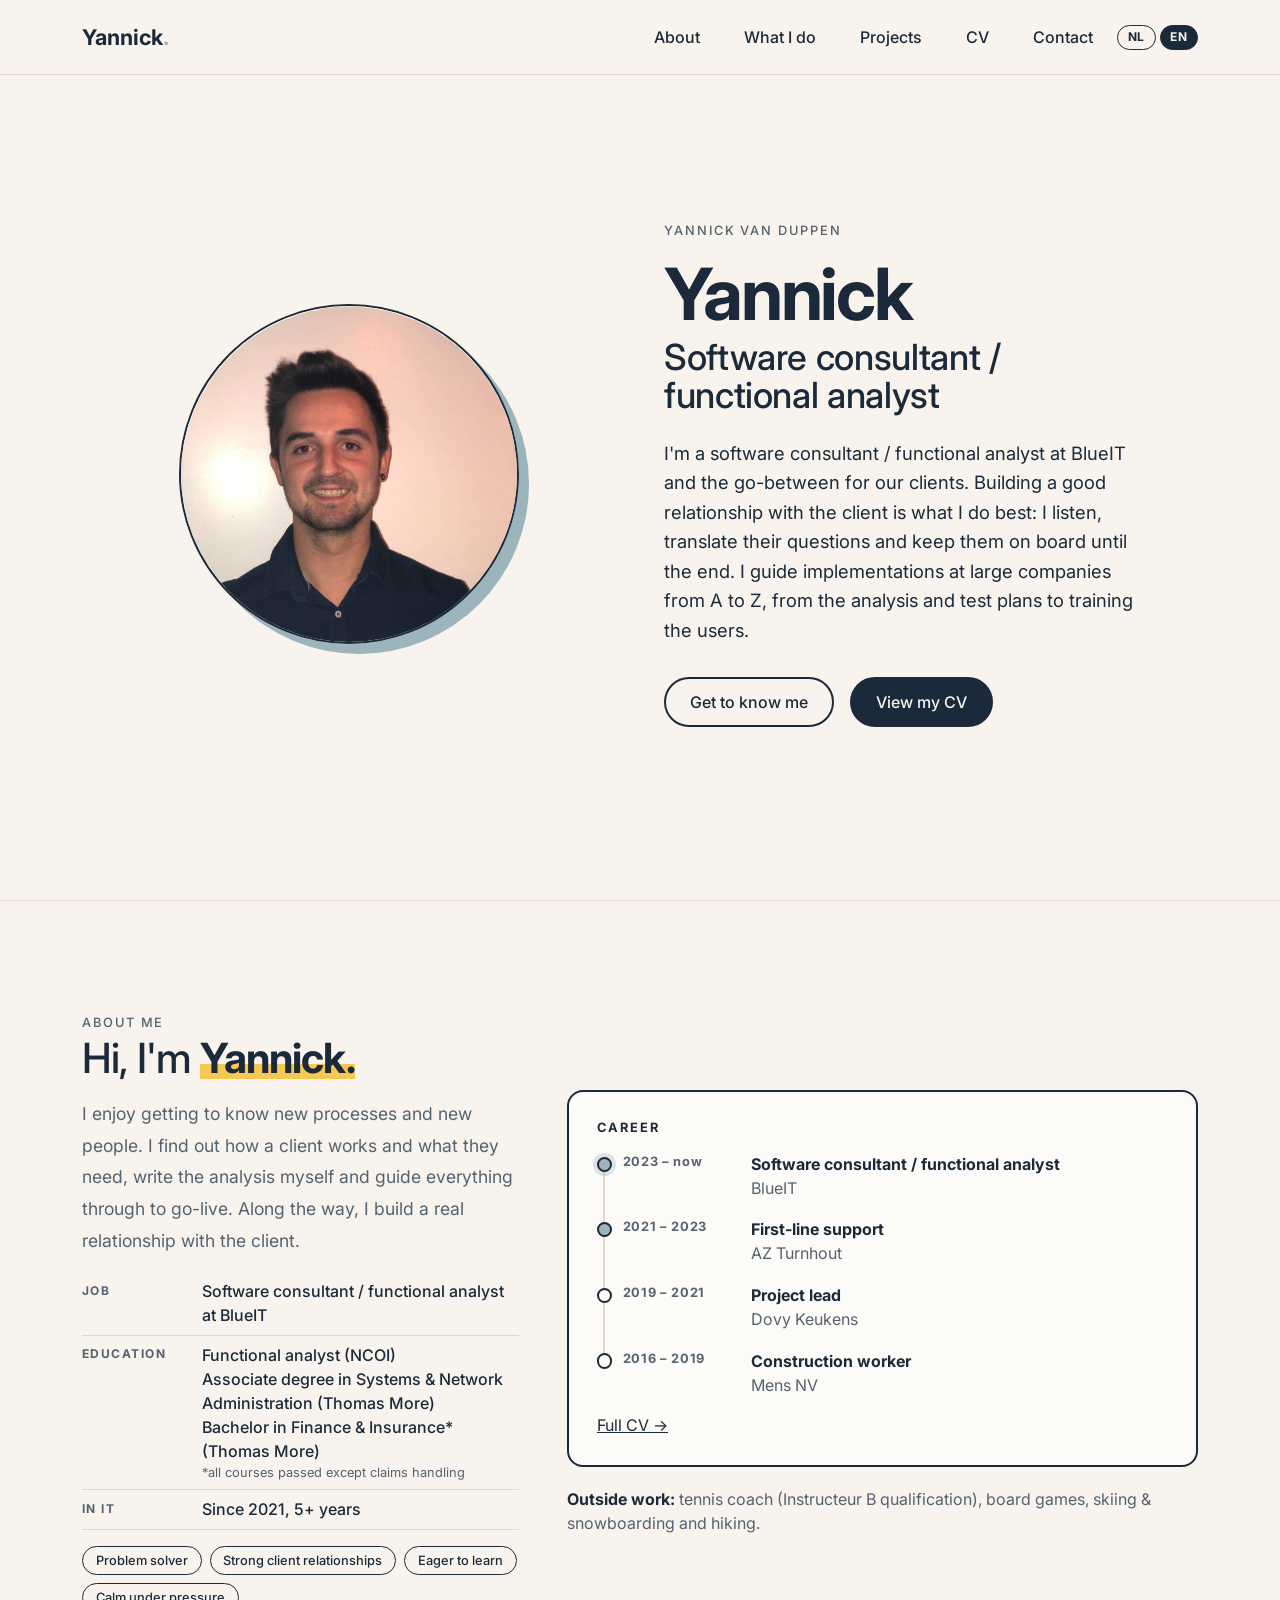
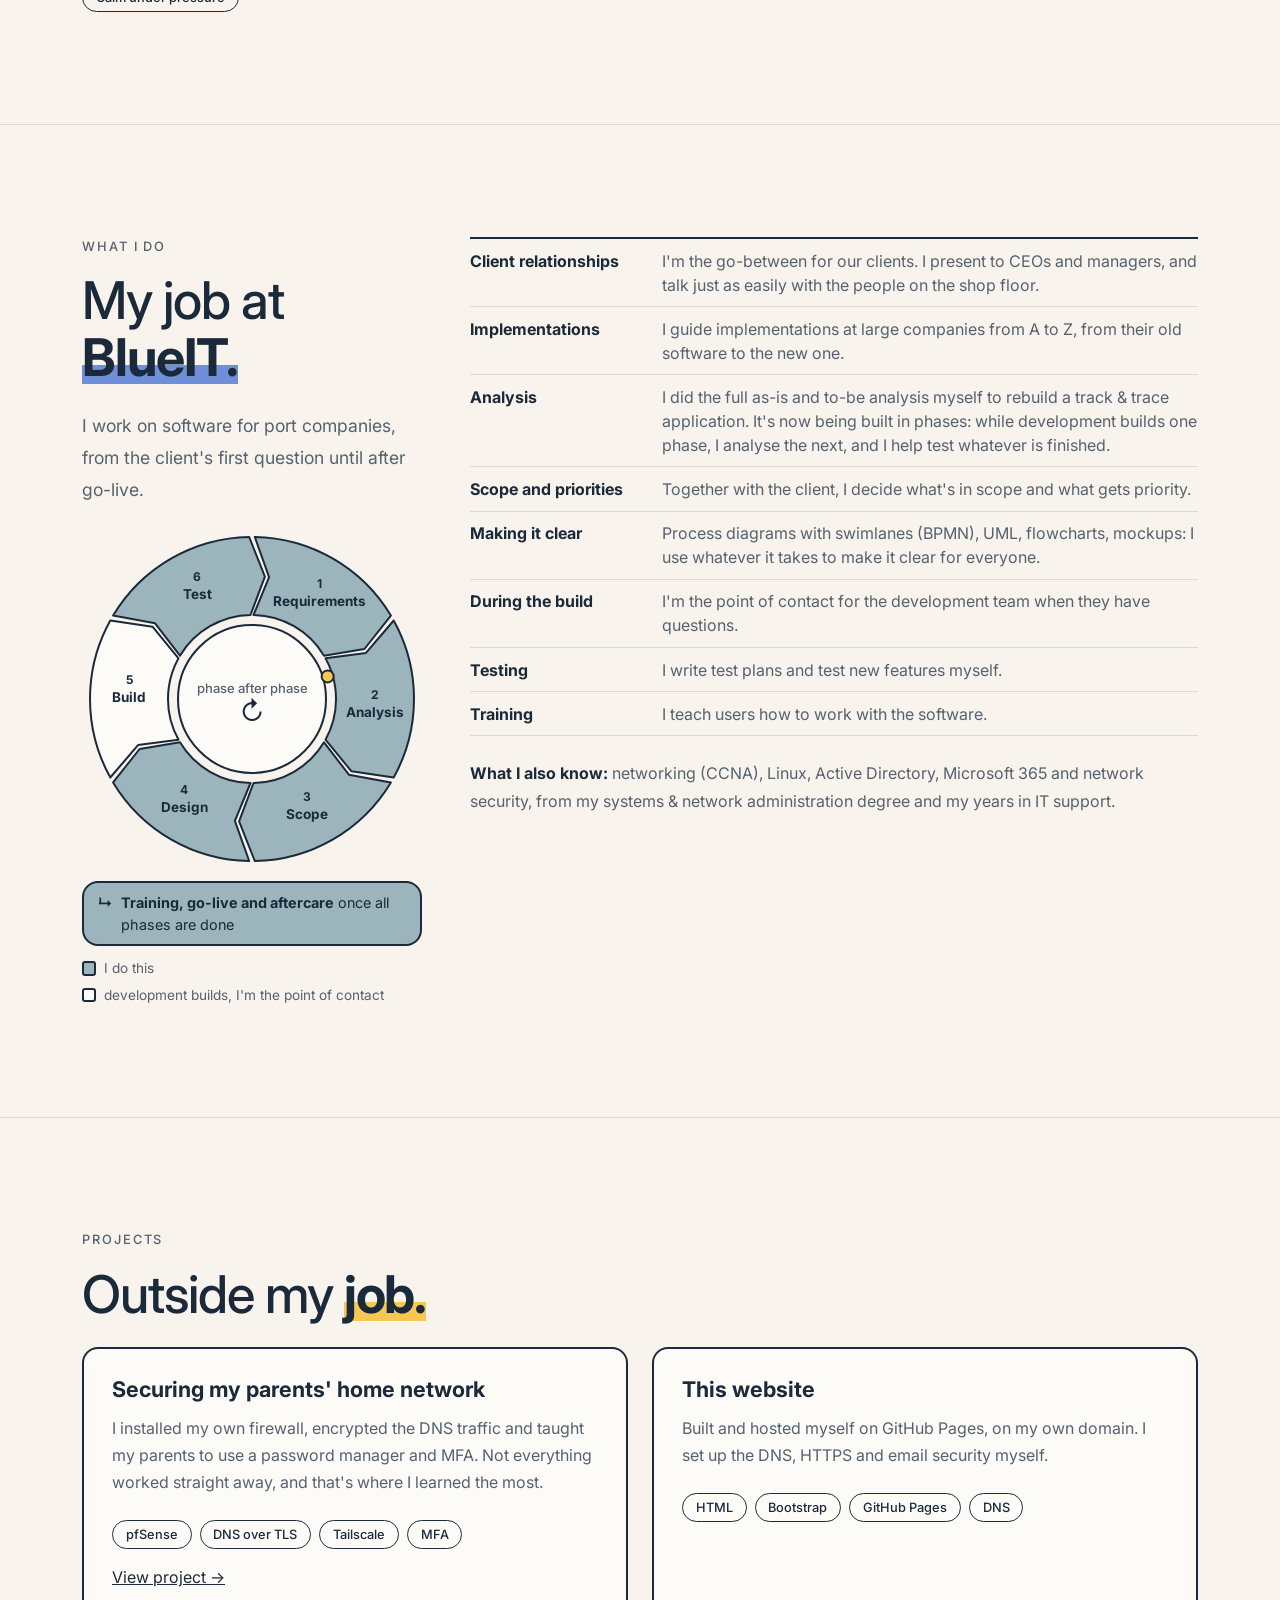
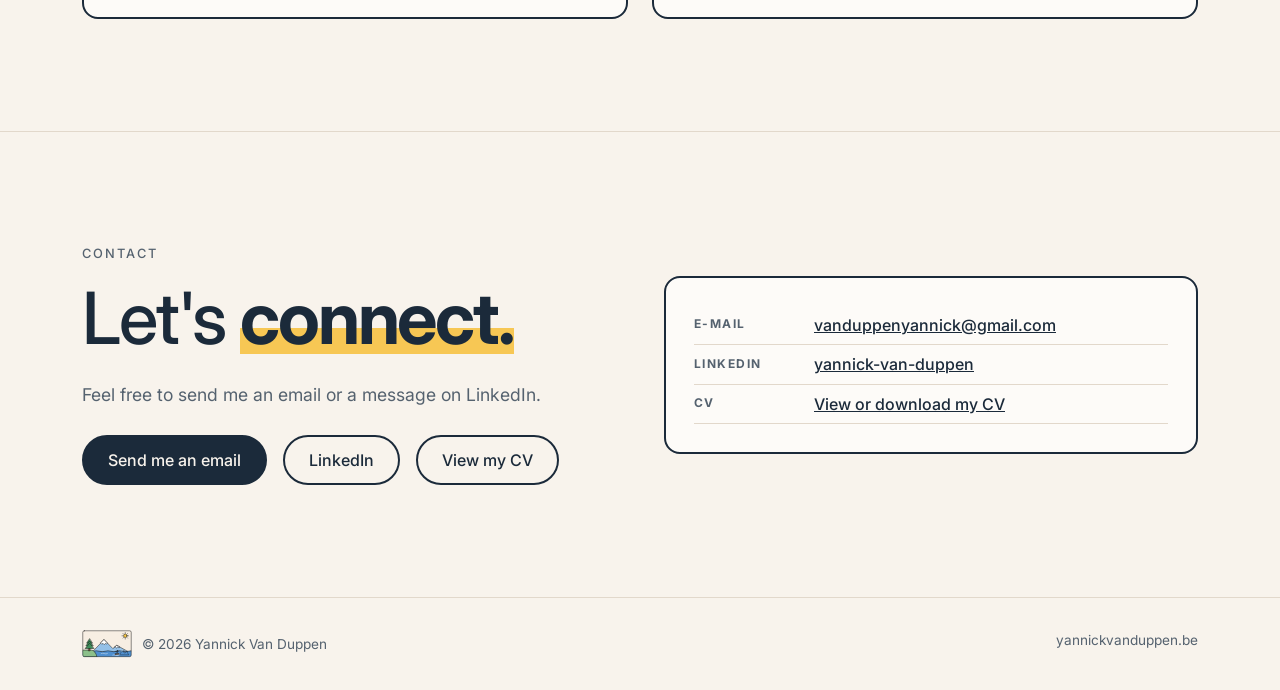
<file: index.html>
<!DOCTYPE html>
<html lang="nl">
<head>
    <meta charset="UTF-8">
    <meta name="viewport" content="width=device-width, initial-scale=1.0">
    <title data-nl="Yannick Van Duppen | Software consultant / functioneel analist" data-en="Yannick Van Duppen | Software consultant / functional analyst">Yannick Van Duppen | Software consultant / functioneel analist</title>
    <meta name="description" content="Yannick Van Duppen: software consultant / functioneel analist bij BlueIT. Implementaties begeleiden van A tot Z, analyse, testen en opleidingen." data-nl="Yannick Van Duppen: software consultant / functioneel analist bij BlueIT. Implementaties begeleiden van A tot Z, analyse, testen en opleidingen." data-en="Yannick Van Duppen: software consultant / functional analyst at BlueIT. Guiding implementations from A to Z, analysis, testing and user training.">
    <!-- Voorvertoning bij het delen van een link (LinkedIn, WhatsApp, ...) -->
    <meta property="og:type" content="website">
    <meta property="og:site_name" content="Yannick Van Duppen">
    <meta property="og:locale" content="nl_BE">
    <meta property="og:title" content="Yannick Van Duppen | Software consultant / functioneel analist">
    <meta property="og:description" content="Yannick Van Duppen: software consultant / functioneel analist bij BlueIT. Implementaties begeleiden van A tot Z, analyse, testen en opleidingen.">
    <meta property="og:url" content="https://yannickvanduppen.be/">
    <meta property="og:image" content="https://yannickvanduppen.be/img/og-image.jpg">
    <meta property="og:image:width" content="1200">
    <meta property="og:image:height" content="630">
    <meta property="og:image:alt" content="Yannick Van Duppen, software consultant / functioneel analist">
    <meta name="twitter:card" content="summary_large_image">
    <link rel="icon" href="data:image/svg+xml,%3Csvg xmlns='http://www.w3.org/2000/svg' viewBox='0 0 64 64'%3E%3Cg stroke='%23111' stroke-width='5' stroke-linecap='round'%3E%3Cpath d='M32 4v8M32 52v8M4 32h8M52 32h8M12 12l6 6M46 46l6 6M52 12l-6 6M18 46l-6 6'/%3E%3Ccircle cx='32' cy='32' r='14' fill='%23F9C846'/%3E%3C/g%3E%3C/svg%3E">

    <!-- Taal kiezen voor de pagina getekend wordt -->
    <script src="taal.js?v=1"></script>

    <!-- Lettertype -->
    <link rel="preconnect" href="https://fonts.googleapis.com">
    <link rel="preconnect" href="https://fonts.gstatic.com" crossorigin>
    <link href="https://fonts.googleapis.com/css2?family=Inter:wght@400;500;700&display=swap" rel="stylesheet">

    <!-- Bootstrap, daarna eigen stijlen (zodat die voorrang krijgen) -->
    <link href="https://cdn.jsdelivr.net/npm/bootstrap@5.3.3/dist/css/bootstrap.min.css" rel="stylesheet">
    <link href="style.css?v=32" rel="stylesheet">
</head>
<body>

    <!--
        CV-WEBSITE (branch main)
        De schoolversie (juryvoorstelling) staat in branch "school" (en tag schoolportfolio-2026).
        Tweetalig: <span class="nl">…</span><span class="en">…</span>, zie taal.js.
        Presentatiemodus (toets P) werkt ook hier: elke <section class="slide"> is één slide.
    -->

    <!-- Navigatie -->
    <nav class="navbar navbar-expand-lg fixed-top">
        <div class="container">
            <a class="navbar-brand" href="#top">Yannick<span>.</span></a>
            <div class="taal-keuze ms-auto ms-lg-3 me-2 me-lg-0 order-lg-last" role="group" aria-label="Taal / Language">
                <button class="taal-knop" type="button" data-taal="nl" aria-pressed="true">NL</button>
                <button class="taal-knop" type="button" data-taal="en" aria-pressed="false">EN</button>
            </div>
            <button class="navbar-toggler" type="button" data-bs-toggle="collapse" data-bs-target="#menu" aria-controls="menu" aria-expanded="false" aria-label="Menu">
                <span class="navbar-toggler-icon"></span>
            </button>
            <div class="collapse navbar-collapse" id="menu">
                <ul class="navbar-nav ms-auto">
                    <li class="nav-item"><a class="nav-link" href="#wie"><span class="nl">Over mij</span><span class="en">About</span></a></li>
                    <li class="nav-item"><a class="nav-link" href="#vaardigheden"><span class="nl">Wat ik doe</span><span class="en">What I do</span></a></li>
                    <li class="nav-item"><a class="nav-link" href="#projecten"><span class="nl">Projecten</span><span class="en">Projects</span></a></li>
                    <li class="nav-item"><a class="nav-link" href="cv.html">CV</a></li>
                    <li class="nav-item"><a class="nav-link" href="#contact">Contact</a></li>
                </ul>
            </div>
        </div>
    </nav>

    <!-- Titel -->
    <header class="hero slide" id="top">
        <div class="container">
            <div class="row g-5 align-items-center">
                <!-- Tekst (op gsm eerst, op desktop rechts) -->
                <div class="col-12 col-lg-6 order-lg-2">
                    <p class="section-label">Yannick Van Duppen</p>
                    <h1 class="hero-title">
                        Yannick
                        <span class="nl">Software consultant /<br>functioneel analist</span><span class="en">Software consultant /<br>functional analyst</span>
                    </h1>
                    <p class="hero-lead">
                        <span class="nl">Ik ben software consultant / functioneel analist bij BlueIT en de tussenpersoon voor onze klanten. Een goede relatie met de klant opbouwen is waar ik het sterkst in ben: ik luister, vertaal hun vragen en hou hen mee tot het einde. Ik begeleid implementaties bij grote bedrijven van A tot Z, van de analyse en de testplannen tot de opleiding van de gebruikers.</span>
                        <span class="en">I'm a software consultant / functional analyst at BlueIT and the go-between for our clients. Building a good relationship with the client is what I do best: I listen, translate their questions and keep them on board until the end. I guide implementations at large companies from A to Z, from the analysis and test plans to training the users.</span>
                    </p>
                    <div class="d-flex flex-wrap align-items-center gap-3">
                        <a class="btn-pill" href="#wie"><span class="nl">Maak kennis</span><span class="en">Get to know me</span></a>
                        <a class="btn-pill btn-pill-dark" href="cv.html"><span class="nl">Bekijk mijn CV</span><span class="en">View my CV</span></a>
                    </div>
                </div>

                <!-- Foto van mij (600 px, uit mijn Word-cv) -->
                <div class="col-12 col-lg-6 order-lg-1">
                    <img class="hero-foto" src="img/yannick-groot.jpg" width="600" height="600"
                         alt="Foto van Yannick Van Duppen" data-alt-nl="Foto van Yannick Van Duppen" data-alt-en="Photo of Yannick Van Duppen">
                </div>
            </div>
        </div>
    </header>

    <main>

        <!-- Over mij -->
        <section class="section slide" id="wie">
            <div class="container">
                <div class="row g-5 align-items-center">
                    <div class="col-12 col-lg-5">
                        <div class="mb-3">
                            <div>
                                <p class="section-label mb-1"><span class="nl">Over mij</span><span class="en">About me</span></p>
                                <h2 class="section-title wie-titel mb-0"><span class="nl">Hallo, ik ben</span><span class="en">Hi, I'm</span> <strong>Yannick.</strong></h2>
                            </div>
                        </div>

                        <p class="lead-text mb-3"><span class="nl">Ik leer graag nieuwe processen en nieuwe mensen kennen. Ik zoek uit hoe een klant werkt en wat die nodig heeft, maak daar zelf de analyse van en begeleid alles mee tot aan de go-live. Onderweg bouw ik een echte band op met de klant.</span><span class="en">I enjoy getting to know new processes and new people. I find out how a client works and what they need, write the analysis myself and guide everything through to go-live. Along the way, I build a real relationship with the client.</span></p>

                        <dl class="wie-feiten">
                            <div><dt>Job</dt><dd><span class="nl">Software consultant / functioneel analist bij BlueIT</span><span class="en">Software consultant / functional analyst at BlueIT</span></dd></div>
                            <div><dt><span class="nl">Opleiding</span><span class="en">Education</span></dt><dd><span class="nl">Functioneel analist (NCOI)<br>Graduaat systeem- en netwerkbeheer (Thomas More)<br>Bachelor financie- en verzekeringswezen* (Thomas More)<span class="feit-noot">*alle vakken behaald, uitgezonderd schaderegeling</span></span><span class="en">Functional analyst (NCOI)<br>Associate degree in Systems &amp; Network Administration (Thomas More)<br>Bachelor in Finance &amp; Insurance* (Thomas More)<span class="feit-noot">*all courses passed except claims handling</span></span></dd></div>
                            <div><dt>In IT</dt><dd><span class="nl">Sinds 2021, al <span class="jaren-in-it">5</span>+ jaar</span><span class="en">Since 2021, <span class="jaren-in-it">5</span>+ years</span></dd></div>
                        </dl>

                        <ul class="tags mt-3">
                            <li><span class="nl">Probleemoplosser</span><span class="en">Problem solver</span></li>
                            <li><span class="nl">Sterk in klantrelaties</span><span class="en">Strong client relationships</span></li>
                            <li><span class="nl">Leergierig</span><span class="en">Eager to learn</span></li>
                            <li><span class="nl">Stressbestendig</span><span class="en">Calm under pressure</span></li>
                        </ul>
                    </div>

                    <!-- Loopbaan en hobby's -->
                    <div class="col-12 col-lg-7">
                        <div class="kaart">
                            <h3 class="kaart-titel"><span class="nl">Loopbaan</span><span class="en">Career</span></h3>
                            <ol class="loopbaan">
                                <li class="is-it is-nu">
                                    <span class="loopbaan-jaar"><span class="nl">2023 – nu</span><span class="en">2023 – now</span></span>
                                    <div><strong><span class="nl">Software consultant / functioneel analist</span><span class="en">Software consultant / functional analyst</span></strong><span class="loopbaan-org">BlueIT</span></div>
                                </li>
                                <li class="is-it">
                                    <span class="loopbaan-jaar">2021 – 2023</span>
                                    <div><strong>First-line support</strong><span class="loopbaan-org">AZ Turnhout</span></div>
                                </li>
                                <li>
                                    <span class="loopbaan-jaar">2019 – 2021</span>
                                    <div><strong><span class="nl">Projectleider</span><span class="en">Project lead</span></strong><span class="loopbaan-org">Dovy Keukens</span></div>
                                </li>
                                <li>
                                    <span class="loopbaan-jaar">2016 – 2019</span>
                                    <div><strong><span class="nl">Bouwarbeider</span><span class="en">Construction worker</span></strong><span class="loopbaan-org">Mens NV</span></div>
                                </li>
                            </ol>
                            <a class="link-arrow d-inline-block mt-3" href="cv.html"><span class="nl">Volledig cv</span><span class="en">Full CV</span> <span aria-hidden="true">→</span></a>
                        </div>

                        <p class="hobby-regel"><strong><span class="nl">Buiten het werk:</span><span class="en">Outside work:</span></strong> <span class="nl">tennistrainer (Instructeur B), boardgames, ski &amp; snowboard en wandelen.</span><span class="en">tennis coach (Instructeur B qualification), board games, skiing &amp; snowboarding and hiking.</span></p>
                    </div>
                </div>
            </div>
        </section>
        <!-- Wat ik doe: gewone lijst van mijn echte taken -->
        <section class="section slide" id="vaardigheden">
            <div class="container">
                <div class="row g-5">
                    <div class="col-12 col-lg-4">
                        <p class="section-label"><span class="nl">Wat ik doe</span><span class="en">What I do</span></p>
                        <h2 class="section-title"><span class="nl">Mijn job bij</span><span class="en">My job at</span> <strong class="streep-blauw">BlueIT.</strong></h2>
                        <p class="lead-text"><span class="nl">Ik werk aan software voor havenbedrijven, van de eerste vraag van de klant tot na de go-live.</span><span class="en">I work on software for port companies, from the client's first question until after go-live.</span></p>

                        <!-- Mijn rol in de levenscyclus: 6 stappen, telkens opnieuw per fase. Gevuld = ik doe dit, hol = development. -->
                        <svg class="cyclus" viewBox="0 0 340 340" role="img"
                             aria-label="Wiel met zes stappen die per fase opnieuw doorlopen worden: 1 requirements in meetings met de klant, 2 analyse, 3 scope, 4 uitwerken, 5 bouwen door development, 6 testen. Op het einde volgen de opleiding, de go-live en de nazorg. Ik doe alles behalve het bouwen."
                             data-aria-nl="Wiel met zes stappen die per fase opnieuw doorlopen worden: 1 requirements in meetings met de klant, 2 analyse, 3 scope, 4 uitwerken, 5 bouwen door development, 6 testen. Op het einde volgen de opleiding, de go-live en de nazorg. Ik doe alles behalve het bouwen."
                             data-aria-en="Wheel with six steps repeated for every phase: 1 requirements in meetings with the client, 2 analysis, 3 scope, 4 design, 5 build by development, 6 test. At the end come training, go-live and aftercare. I do everything except the build.">
                            <g class="stuk stuk-ik">
                                <path d="M172.8,8 A162,162 0 0,1 308.9,86.6 L282.4,120 L242,126.7 A84,84 0 0,0 171.5,86 L187.1,48.2 Z"/>
                                <text class="nr" x="237.9" y="59.4">1</text>
                                <text class="label" x="237.9" y="77.4">Requirements</text>
                            </g>
                            <g class="stuk stuk-ik">
                                <path d="M311.7,91.5 A162,162 0 0,1 311.7,248.5 L269.5,242.3 L243.5,210.7 A84,84 0 0,0 243.5,129.3 L284,123.9 Z"/>
                                <text class="nr" x="292.8" y="169.5">2</text>
                                <text class="label" x="292.8" y="187.5"><tspan class="nl">Analyse</tspan><tspan class="en">Analysis</tspan></text>
                            </g>
                            <g class="stuk stuk-ik">
                                <path d="M308.9,253.4 A162,162 0 0,1 172.8,332 L157.1,292.3 L171.5,254 A84,84 0 0,0 242,213.3 L266.9,245.7 Z"/>
                                <text class="nr" x="224.9" y="272.1">3</text>
                                <text class="label" x="224.9" y="290.1">Scope</text>
                            </g>
                            <g class="stuk stuk-ik">
                                <path d="M167.2,332 A162,162 0 0,1 31.1,253.4 L57.6,220 L98,213.3 A84,84 0 0,0 168.5,254 L152.9,291.8 Z"/>
                                <text class="nr" x="102.1" y="264.6">4</text>
                                <text class="label" x="102.1" y="282.6"><tspan class="nl">Uitwerken</tspan><tspan class="en">Design</tspan></text>
                            </g>
                            <g class="stuk stuk-dev">
                                <path d="M28.3,248.5 A162,162 0 0,1 28.3,91.5 L70.5,97.7 L96.5,129.3 A84,84 0 0,0 96.5,210.7 L56,216.1 Z"/>
                                <text class="nr" x="47.2" y="154.5">5</text>
                                <text class="label" x="47.2" y="172.5"><tspan class="nl">Bouwen</tspan><tspan class="en">Build</tspan></text>
                            </g>
                            <g class="stuk stuk-ik">
                                <path d="M31.1,86.6 A162,162 0 0,1 167.2,8 L182.9,47.7 L168.5,86 A84,84 0 0,0 98,126.7 L73.1,94.3 Z"/>
                                <text class="nr" x="115.1" y="51.9">6</text>
                                <text class="label" x="115.1" y="69.9"><tspan class="nl">Testen</tspan><tspan class="en">Test</tspan></text>
                            </g>

                            <!-- Midden -->
                            <circle class="kern" cx="170" cy="170" r="74"/>
                            <circle class="bol" r="6">
                                <animateMotion dur="9s" repeatCount="indefinite" path="M170,91 A79,79 0 1,1 169.9,91 Z"/>
                            </circle>
                            <text class="midden" x="170" y="164"><tspan class="nl">fase na fase</tspan><tspan class="en">phase after phase</tspan></text>
                            <text class="midden-icoon" x="170" y="192">↻</text>
                        </svg>
                        <p class="cyclus-einde"><span class="pijl" aria-hidden="true">↳</span><span><strong><span class="nl">Opleiding, go-live en nazorg</span><span class="en">Training, go-live and aftercare</span></strong> <span class="nl">als alle fases klaar zijn</span><span class="en">once all phases are done</span></span></p>                        <p class="cyclus-legende">
                            <span><i class="vol" aria-hidden="true"></i><span class="nl">ik doe dit</span><span class="en">I do this</span></span>
                            <span><i class="hol" aria-hidden="true"></i><span class="nl">development bouwt, ik ben het aanspreekpunt</span><span class="en">development builds, I'm the point of contact</span></span>
                        </p>
                    </div>
                    <div class="col-12 col-lg-8">
                        <dl class="taken">
                            <div>
                                <dt><span class="nl">Klantrelaties</span><span class="en">Client relationships</span></dt>
                                <dd><span class="nl">Ik ben de tussenpersoon voor onze klanten. Ik presenteer aan CEO's en managers, en praat evengoed met de mensen op de vloer.</span><span class="en">I'm the go-between for our clients. I present to CEOs and managers, and talk just as easily with the people on the shop floor.</span></dd>
                            </div>
                            <div>
                                <dt><span class="nl">Implementaties</span><span class="en">Implementations</span></dt>
                                <dd><span class="nl">Ik begeleid implementaties bij grote bedrijven van A tot Z, van hun oude naar hun nieuwe software.</span><span class="en">I guide implementations at large companies from A to Z, from their old software to the new one.</span></dd>
                            </div>
                            <div>
                                <dt><span class="nl">Analyse</span><span class="en">Analysis</span></dt>
                                <dd><span class="nl">Ik maakte zelf de volledige as-is- en to-be-analyse om een track &amp; trace-applicatie opnieuw op te bouwen. Die wordt nu in fases gebouwd: terwijl development een fase bouwt, analyseer ik de volgende, en wat klaar is, test ik mee.</span><span class="en">I did the full as-is and to-be analysis myself to rebuild a track &amp; trace application. It's now being built in phases: while development builds one phase, I analyse the next, and I help test whatever is finished.</span></dd>
                            </div>
                            <div>
                                <dt><span class="nl">Scope en prioriteiten</span><span class="en">Scope and priorities</span></dt>
                                <dd><span class="nl">Samen met de klant bepaal ik wat in scope is en wat prioriteit krijgt.</span><span class="en">Together with the client, I decide what's in scope and what gets priority.</span></dd>
                            </div>
                            <div>
                                <dt><span class="nl">Duidelijk maken</span><span class="en">Making it clear</span></dt>
                                <dd><span class="nl">Procesdiagrammen met swimlanes (BPMN), UML, flowcharts, mockups: ik gebruik wat nodig is om het voor iedereen duidelijk te maken.</span><span class="en">Process diagrams with swimlanes (BPMN), UML, flowcharts, mockups: I use whatever it takes to make it clear for everyone.</span></dd>
                            </div>
                            <div>
                                <dt><span class="nl">Tijdens de bouw</span><span class="en">During the build</span></dt>
                                <dd><span class="nl">Ik ben het aanspreekpunt voor het developmentteam als ze vragen hebben.</span><span class="en">I'm the point of contact for the development team when they have questions.</span></dd>
                            </div>
                            <div>
                                <dt><span class="nl">Testen</span><span class="en">Testing</span></dt>
                                <dd><span class="nl">Ik maak testplannen en test nieuwe functionaliteit zelf.</span><span class="en">I write test plans and test new features myself.</span></dd>
                            </div>
                            <div>
                                <dt><span class="nl">Opleidingen</span><span class="en">Training</span></dt>
                                <dd><span class="nl">Ik leer gebruikers werken met de software.</span><span class="en">I teach users how to work with the software.</span></dd>
                            </div>
                        </dl>

                        <p class="daarnaast">
                            <strong><span class="nl">Wat ik daarnaast ken:</span><span class="en">What I also know:</span></strong>
                            <span class="nl">netwerken (CCNA), Linux, Active Directory, Microsoft 365 en netwerkbeveiliging, uit mijn graduaat systeem- en netwerkbeheer en mijn jaren in IT-support.</span>
                            <span class="en">networking (CCNA), Linux, Active Directory, Microsoft 365 and network security, from my systems &amp; network administration degree and my years in IT support.</span>
                        </p>
                    </div>
                </div>
            </div>
        </section>

        <!-- Projecten -->
        <section class="section slide" id="projecten">
            <div class="container">
                <p class="section-label"><span class="nl">Projecten</span><span class="en">Projects</span></p>
                <h2 class="section-title"><span class="nl">Naast mijn</span><span class="en">Outside my</span> <strong>job.</strong></h2>

                <div class="row g-4">
                    <div class="col-12 col-md-6">
                        <article class="project">
                            <h3><span class="nl">Het thuisnetwerk van mijn ouders beveiligen</span><span class="en">Securing my parents' home network</span></h3>
                            <p><span class="nl">Een eigen firewall geplaatst, het DNS-verkeer versleuteld en mijn ouders een wachtwoordmanager en MFA leren gebruiken. Niet alles lukte meteen, en daar heb ik het meeste uit geleerd.</span><span class="en">I installed my own firewall, encrypted the DNS traffic and taught my parents to use a password manager and MFA. Not everything worked straight away, and that's where I learned the most.</span></p>
                            <ul class="tags">
                                <li>pfSense</li>
                                <li>DNS over TLS</li>
                                <li>Tailscale</li>
                                <li>MFA</li>
                            </ul>
                            <a class="link-arrow d-inline-block mt-3" href="thuisnetwerk.html"><span class="nl">Bekijk project</span><span class="en">View project</span> <span aria-hidden="true">→</span></a>
                        </article>
                    </div>

                    <div class="col-12 col-md-6">
                        <article class="project">
                            <h3><span class="nl">Deze website</span><span class="en">This website</span></h3>
                            <p><span class="nl">Zelf gebouwd en gehost via GitHub Pages, op mijn eigen domein. De DNS, HTTPS en e-mailbeveiliging heb ik zelf ingesteld.</span><span class="en">Built and hosted myself on GitHub Pages, on my own domain. I set up the DNS, HTTPS and email security myself.</span></p>
                            <ul class="tags">
                                <li>HTML</li>
                                <li>Bootstrap</li>
                                <li>GitHub Pages</li>
                                <li>DNS</li>
                            </ul>
                        </article>
                    </div>
                </div>
            </div>
        </section>

        <!-- Contact -->
        <section class="section slide contact" id="contact">
            <div class="container">
                <div class="row g-5 align-items-center">
                    <div class="col-12 col-lg-6">
                        <p class="section-label">Contact</p>
                        <h2 class="contact-title"><span class="nl">Laten we</span><span class="en">Let's</span> <strong><span class="nl">kennismaken.</span><span class="en">connect.</span></strong></h2>
                        <p class="lead-text mb-4"><span class="nl">Stuur me gerust een mail of een bericht op LinkedIn.</span><span class="en">Feel free to send me an email or a message on LinkedIn.</span></p>
                        <div class="d-flex flex-wrap align-items-center gap-3">
                            <a class="btn-pill btn-pill-dark" href="mailto:vanduppenyannick@gmail.com"><span class="nl">Stuur me een mail</span><span class="en">Send me an email</span></a>
                            <a class="btn-pill" href="https://www.linkedin.com/in/yannick-van-duppen-5a72b3284/" target="_blank" rel="noopener">LinkedIn</a>
                            <a class="btn-pill" href="cv.html"><span class="nl">Bekijk mijn CV</span><span class="en">View my CV</span></a>
                        </div>
                    </div>

                    <!-- Contactgegevens -->
                    <div class="col-12 col-lg-6">
                        <div class="kaart">
                            <dl class="wie-feiten mb-0">
                                <div><dt>E-mail</dt><dd><a href="mailto:vanduppenyannick@gmail.com">vanduppenyannick@gmail.com</a></dd></div>
                                <div><dt>LinkedIn</dt><dd><a href="https://www.linkedin.com/in/yannick-van-duppen-5a72b3284/" target="_blank" rel="noopener">yannick-van-duppen</a></dd></div>
                                <div><dt>CV</dt><dd><a href="cv.html"><span class="nl">Bekijk of download mijn cv</span><span class="en">View or download my CV</span></a></dd></div>
                            </dl>
                        </div>
                    </div>
                </div>
            </div>
        </section>    </main>

    <footer class="footer">
        <div class="container d-flex flex-wrap justify-content-between gap-2">
            <span class="footer-merk"><img class="footer-logo" src="img/logo.svg" width="780" height="435" alt="" aria-hidden="true"> © 2026 Yannick Van Duppen</span>
            <span>yannickvanduppen.be</span>
        </div>
    </footer>

    <script src="https://cdn.jsdelivr.net/npm/bootstrap@5.3.3/dist/js/bootstrap.bundle.min.js"></script>
    <script src="presentatie.js?v=7"></script>
    <script>
        // Sluit het gsm-menu nadat je op een link klikt
        document.querySelectorAll('#menu .nav-link').forEach(function (link) {
            link.addEventListener('click', function () {
                var menu = bootstrap.Collapse.getInstance(document.getElementById('menu'));
                if (menu) menu.hide();
            });
        });

        // Aantal jaren in IT automatisch berekenen (gestart in september 2021)
        var jaren = Math.floor((Date.now() - new Date(2021, 8, 1)) / (365.25 * 24 * 60 * 60 * 1000));
        document.querySelectorAll('.jaren-in-it').forEach(function (el) { el.textContent = jaren; });
    </script>
</body>
</html>
</file>
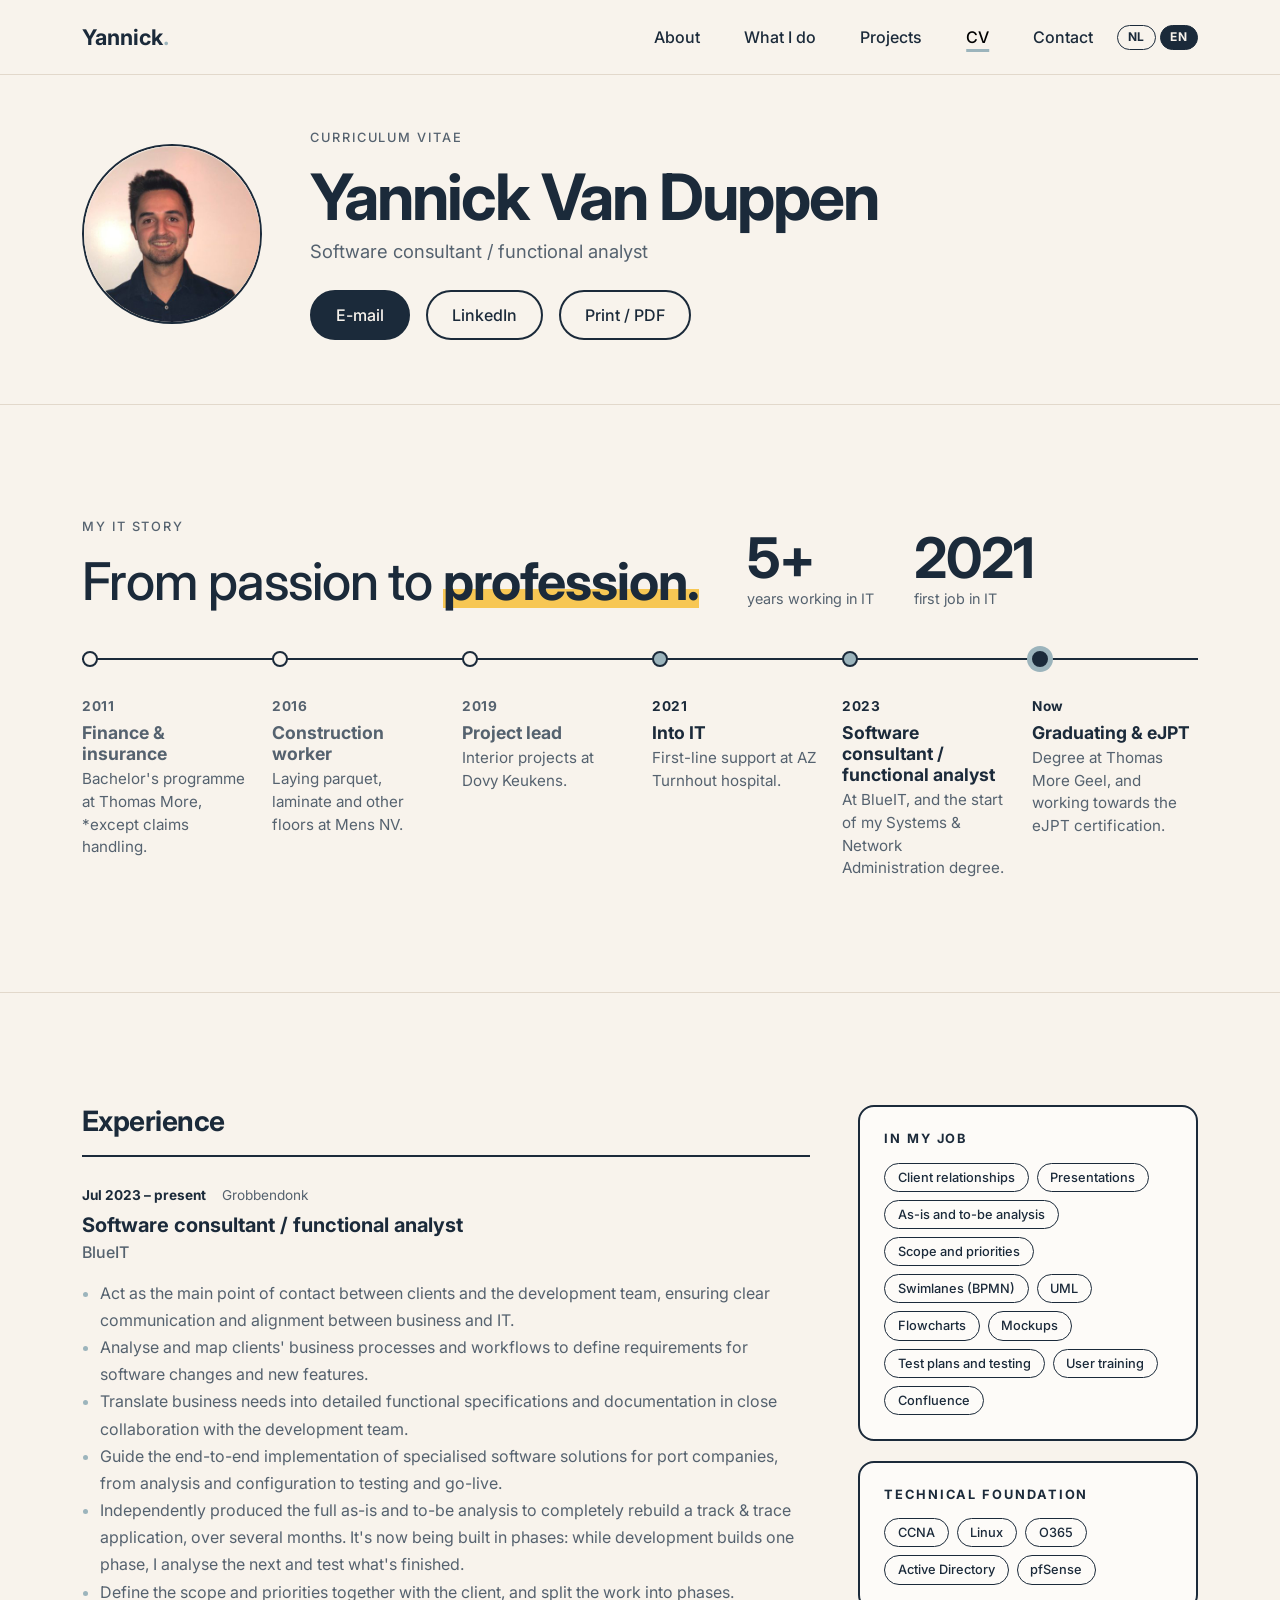
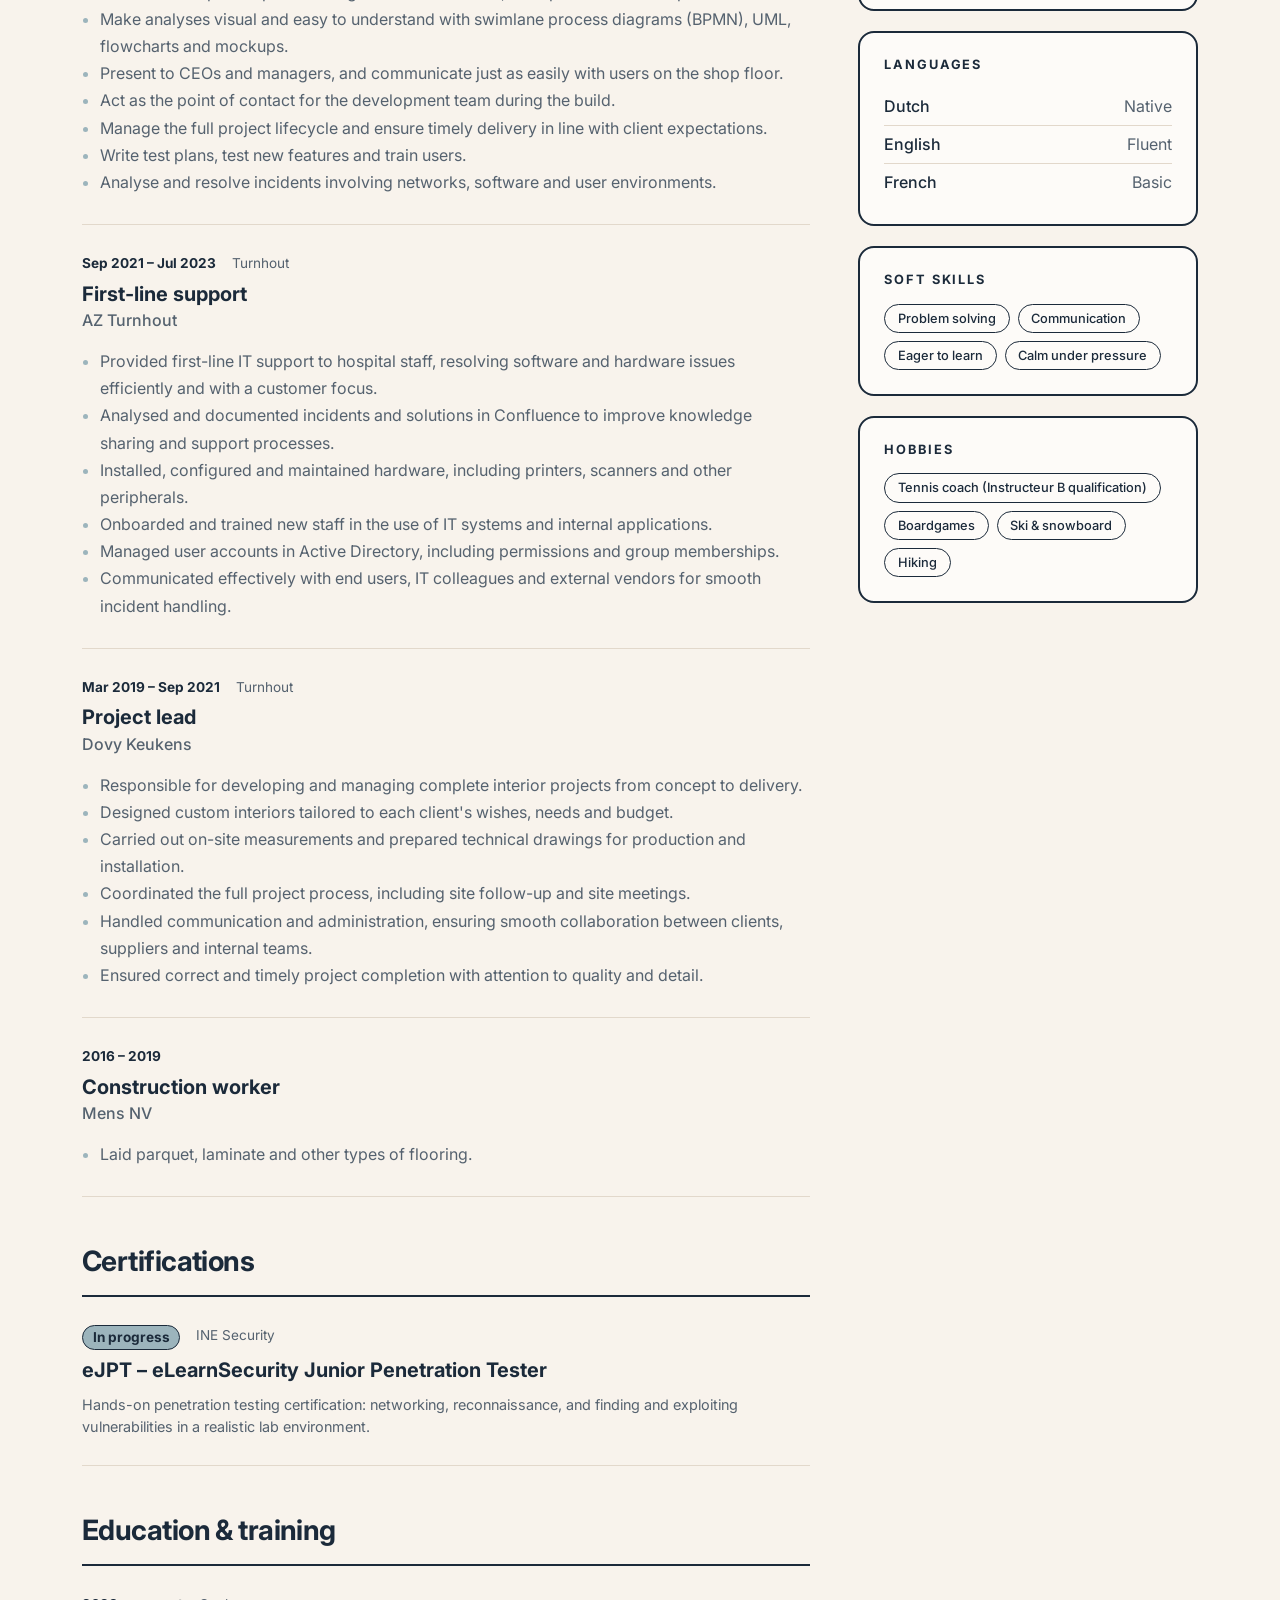
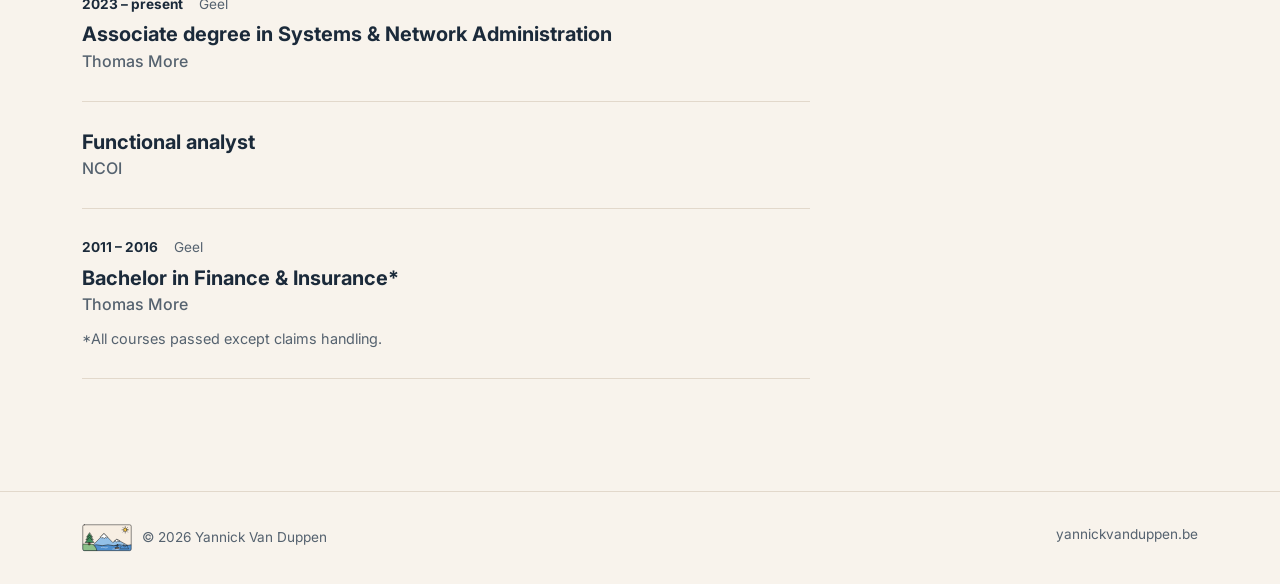
<file: cv.html>
<!DOCTYPE html>
<html lang="nl">
<head>
    <meta charset="UTF-8">
    <meta name="viewport" content="width=device-width, initial-scale=1.0">
    <title data-nl="CV | Yannick Van Duppen" data-en="Resume | Yannick Van Duppen">CV | Yannick Van Duppen</title>
    <meta name="description" content="Curriculum vitae van Yannick Van Duppen: software consultant / functioneel analist bij BlueIT en student systeem- en netwerkbeheer aan Thomas More Geel." data-nl="Curriculum vitae van Yannick Van Duppen: software consultant / functioneel analist bij BlueIT en student systeem- en netwerkbeheer aan Thomas More Geel." data-en="Resume of Yannick Van Duppen: software consultant / functional analyst at BlueIT and systems &amp; network administration student at Thomas More Geel.">
    <!-- Voorvertoning bij het delen van een link (LinkedIn, WhatsApp, ...) -->
    <meta property="og:type" content="website">
    <meta property="og:site_name" content="Yannick Van Duppen">
    <meta property="og:locale" content="nl_BE">
    <meta property="og:title" content="CV | Yannick Van Duppen">
    <meta property="og:description" content="Curriculum vitae van Yannick Van Duppen: software consultant / functioneel analist bij BlueIT en student systeem- en netwerkbeheer aan Thomas More Geel.">
    <meta property="og:url" content="https://yannickvanduppen.be/cv.html">
    <meta property="og:image" content="https://yannickvanduppen.be/img/og-image.jpg">
    <meta property="og:image:width" content="1200">
    <meta property="og:image:height" content="630">
    <meta property="og:image:alt" content="Yannick Van Duppen, software consultant / functioneel analist">
    <meta name="twitter:card" content="summary_large_image">
    <link rel="icon" href="data:image/svg+xml,%3Csvg xmlns='http://www.w3.org/2000/svg' viewBox='0 0 64 64'%3E%3Cg stroke='%23111' stroke-width='5' stroke-linecap='round'%3E%3Cpath d='M32 4v8M32 52v8M4 32h8M52 32h8M12 12l6 6M46 46l6 6M52 12l-6 6M18 46l-6 6'/%3E%3Ccircle cx='32' cy='32' r='14' fill='%23F9C846'/%3E%3C/g%3E%3C/svg%3E">

    <!-- Taal kiezen voor de pagina getekend wordt -->
    <script src="taal.js?v=1"></script>

    <!-- Lettertype -->
    <link rel="preconnect" href="https://fonts.googleapis.com">
    <link rel="preconnect" href="https://fonts.gstatic.com" crossorigin>
    <link href="https://fonts.googleapis.com/css2?family=Inter:wght@400;500;700&display=swap" rel="stylesheet">

    <!-- Bootstrap, daarna eigen stijlen (zodat die voorrang krijgen) -->
    <link href="https://cdn.jsdelivr.net/npm/bootstrap@5.3.3/dist/css/bootstrap.min.css" rel="stylesheet">
    <link href="style.css?v=32" rel="stylesheet">
</head>
<body>

    <!-- Navigatie -->
    <nav class="navbar navbar-expand-lg fixed-top">
        <div class="container">
            <a class="navbar-brand" href="index.html">Yannick<span>.</span></a>
            <div class="taal-keuze ms-auto ms-lg-3 me-2 me-lg-0 order-lg-last" role="group" aria-label="Taal / Language">
                <button class="taal-knop" type="button" data-taal="nl" aria-pressed="true">NL</button>
                <button class="taal-knop" type="button" data-taal="en" aria-pressed="false">EN</button>
            </div>
            <button class="navbar-toggler" type="button" data-bs-toggle="collapse" data-bs-target="#menu" aria-controls="menu" aria-expanded="false" aria-label="Menu">
                <span class="navbar-toggler-icon"></span>
            </button>
            <div class="collapse navbar-collapse" id="menu">
                <ul class="navbar-nav ms-auto">
                    <li class="nav-item"><a class="nav-link" href="index.html#wie"><span class="nl">Over mij</span><span class="en">About</span></a></li>
                    <li class="nav-item"><a class="nav-link" href="index.html#vaardigheden"><span class="nl">Wat ik doe</span><span class="en">What I do</span></a></li>
                    <li class="nav-item"><a class="nav-link" href="index.html#projecten"><span class="nl">Projecten</span><span class="en">Projects</span></a></li>
                    <li class="nav-item"><a class="nav-link active" aria-current="page" href="cv.html">CV</a></li>
                    <li class="nav-item"><a class="nav-link" href="index.html#contact">Contact</a></li>
                </ul>
            </div>
        </div>
    </nav>

    <!-- Kop -->
    <header class="cv-header">
        <div class="container">
            <div class="d-flex flex-column flex-md-row align-items-md-center gap-4 gap-md-5">
                <img class="cv-photo" src="img/yannick.jpg" width="400" height="400"
                     alt="Foto van Yannick Van Duppen" data-alt-nl="Foto van Yannick Van Duppen" data-alt-en="Photo of Yannick Van Duppen">
                <div>
                    <p class="section-label">Curriculum vitae</p>
                    <h1 class="cv-name">Yannick Van Duppen</h1>
                    <p class="cv-role"><span class="nl">Software consultant / functioneel analist</span><span class="en">Software consultant / functional analyst</span></p>
                    <div class="d-flex flex-wrap gap-3">
                        <a class="btn-pill btn-pill-dark" href="mailto:vanduppenyannick@gmail.com">E-mail</a>
                        <a class="btn-pill" href="https://www.linkedin.com/in/yannick-van-duppen-5a72b3284/" target="_blank" rel="noopener">LinkedIn</a>
                        <button class="btn-pill" type="button" onclick="window.print()"><span class="nl">Afdrukken / PDF</span><span class="en">Print / PDF</span></button>
                    </div>
                </div>
            </div>
        </div>
    </header>

    <!-- Tijdlijn: mijn weg naar IT -->
    <section class="section journey-section">
        <div class="container">
            <div class="row g-4 align-items-end mb-5">
                <div class="col-12 col-lg-7">
                    <p class="section-label"><span class="nl">Mijn IT-verhaal</span><span class="en">My IT story</span></p>
                    <h2 class="section-title mb-0"><span class="nl">Van passie naar</span><span class="en">From passion to</span> <strong><span class="nl">beroep.</span><span class="en">profession.</span></strong></h2>
                </div>
                <div class="col-12 col-lg-5">
                    <div class="journey-stats">
                        <div>
                            <span class="journey-number"><span class="jaren-in-it">5</span>+</span>
                            <span class="journey-caption"><span class="nl">jaar werkzaam in IT</span><span class="en">years working in IT</span></span>
                        </div>
                        <div>
                            <span class="journey-number">2021</span>
                            <span class="journey-caption"><span class="nl">eerste job in IT</span><span class="en">first job in IT</span></span>
                        </div>
                    </div>
                </div>
            </div>

            <ol class="journey">
                <li class="journey-item">
                    <span class="journey-year">2011</span>
                    <h3><span class="nl">Financie- en verzekeringswezen</span><span class="en">Finance &amp; insurance</span></h3>
                    <p><span class="nl">Bachelor aan Thomas More, *uitgezonderd schaderegeling.</span><span class="en">Bachelor's programme at Thomas More, *except claims handling.</span></p>
                </li>
                <li class="journey-item">
                    <span class="journey-year">2016</span>
                    <h3><span class="nl">Bouwarbeider</span><span class="en">Construction worker</span></h3>
                    <p><span class="nl">Parket, laminaat en vloeren plaatsen bij Mens NV.</span><span class="en">Laying parquet, laminate and other floors at Mens NV.</span></p>
                </li>                <li class="journey-item">
                    <span class="journey-year">2019</span>
                    <h3><span class="nl">Projectleider</span><span class="en">Project lead</span></h3>
                    <p><span class="nl">Interieurprojecten bij Dovy Keukens.</span><span class="en">Interior projects at Dovy Keukens.</span></p>
                </li>
                <li class="journey-item is-it">
                    <span class="journey-year">2021</span>
                    <h3><span class="nl">Start in IT</span><span class="en">Into IT</span></h3>
                    <p><span class="nl">First-line support bij AZ Turnhout.</span><span class="en">First-line support at AZ Turnhout hospital.</span></p>
                </li>
                <li class="journey-item is-it">
                    <span class="journey-year">2023</span>
                    <h3><span class="nl">Software consultant / functioneel analist</span><span class="en">Software consultant / functional analyst</span></h3>
                    <p><span class="nl">Bij BlueIT, en start van het graduaat Systeem- en netwerkbeheer.</span><span class="en">At BlueIT, and the start of my Systems &amp; Network Administration degree.</span></p>
                </li>
                <li class="journey-item is-it is-now">
                    <span class="journey-year"><span class="nl">Nu</span><span class="en">Now</span></span>
                    <h3><span class="nl">Afstuderen &amp; eJPT</span><span class="en">Graduating &amp; eJPT</span></h3>
                    <p><span class="nl">Graduaat aan Thomas More Geel, en op weg naar het eJPT-certificaat.</span><span class="en">Degree at Thomas More Geel, and working towards the eJPT certification.</span></p>
                </li>
            </ol>
        </div>
    </section>

    <main class="section">
        <div class="container">
            <div class="row g-5">

                <!-- Hoofdkolom -->
                <div class="col-12 col-lg-8">

                    <!-- Ervaring -->
                    <h2 class="cv-heading"><span class="nl">Ervaring</span><span class="en">Experience</span></h2>

                    <article class="cv-item">
                        <div class="cv-meta">
                            <span class="cv-date"><span class="nl">jul. 2023 – heden</span><span class="en">Jul 2023 – present</span></span>
                            <span>Grobbendonk</span>
                        </div>
                        <h3><span class="nl">Software consultant / functioneel analist</span><span class="en">Software consultant / functional analyst</span></h3>
                        <p class="cv-org">BlueIT</p>
                        <ul class="nl">
                            <li>Treed op als primaire schakel tussen klanten en het developmentteam en zorg voor duidelijke communicatie en afstemming tussen business en IT.</li>
                            <li>Analyseer en breng bedrijfsprocessen en workflows van klanten in kaart om vereisten voor softwareaanpassingen en nieuwe functionaliteiten te definiëren.</li>
                            <li>Vertaal businessbehoeften naar gedetailleerde functionele specificaties en documentatie in nauwe samenwerking met het developmentteam.</li>
                            <li>Begeleid de end-to-end implementatie van gespecialiseerde softwareoplossingen voor havenbedrijven, van analyse en configuratie tot testing en go-live.</li>
                            <li>Maakte zelfstandig de volledige as-is- en to-be-analyse om een track &amp; trace-applicatie volledig opnieuw op te bouwen, over meerdere maanden. De software wordt nu in fases gebouwd: terwijl development een fase bouwt, analyseer ik de volgende en test ik wat klaar is.</li>
                            <li>Bepaal samen met de klant wat in scope is en wat prioriteit krijgt, en verdeel het werk in fases.</li>
                            <li>Maak analyses visueel en begrijpelijk met procesdiagrammen met swimlanes (BPMN), UML, flowcharts en mockups.</li>
                            <li>Presenteer aan CEO's en managers, en communiceer evengoed met de gebruikers op de vloer.</li>
                            <li>Ben tijdens de bouw het aanspreekpunt voor het developmentteam bij vragen.</li>
                            <li>Beheer de volledige projectcyclus en zorg voor tijdige oplevering in lijn met de verwachtingen van de klant.</li>
                            <li>Maak testplannen, test nieuwe functionaliteit en geef opleidingen aan gebruikers.</li>
                            <li>Analyseer en los incidenten op met betrekking tot netwerk, software en gebruikersomgevingen.</li>
                        </ul>
                        <ul class="en">
                            <li>Act as the main point of contact between clients and the development team, ensuring clear communication and alignment between business and IT.</li>
                            <li>Analyse and map clients' business processes and workflows to define requirements for software changes and new features.</li>
                            <li>Translate business needs into detailed functional specifications and documentation in close collaboration with the development team.</li>
                            <li>Guide the end-to-end implementation of specialised software solutions for port companies, from analysis and configuration to testing and go-live.</li>
                            <li>Independently produced the full as-is and to-be analysis to completely rebuild a track &amp; trace application, over several months. It's now being built in phases: while development builds one phase, I analyse the next and test what's finished.</li>
                            <li>Define the scope and priorities together with the client, and split the work into phases.</li>
                            <li>Make analyses visual and easy to understand with swimlane process diagrams (BPMN), UML, flowcharts and mockups.</li>
                            <li>Present to CEOs and managers, and communicate just as easily with users on the shop floor.</li>
                            <li>Act as the point of contact for the development team during the build.</li>
                            <li>Manage the full project lifecycle and ensure timely delivery in line with client expectations.</li>
                            <li>Write test plans, test new features and train users.</li>
                            <li>Analyse and resolve incidents involving networks, software and user environments.</li>
                        </ul>
                    </article>

                    <article class="cv-item">
                        <div class="cv-meta">
                            <span class="cv-date"><span class="nl">sep. 2021 – jul. 2023</span><span class="en">Sep 2021 – Jul 2023</span></span>
                            <span>Turnhout</span>
                        </div>
                        <h3>First-line support</h3>
                        <p class="cv-org">AZ Turnhout</p>
                        <ul class="nl">
                            <li>Bood eerstelijns IT-ondersteuning aan ziekenhuispersoneel en loste software- en hardwareproblemen efficiënt en klantgericht op.</li>
                            <li>Analyseerde en documenteerde incidenten en oplossingen in Confluence, ter verbetering van kennisdeling en supportprocessen.</li>
                            <li>Installeerde, configureerde en onderhield hardware, waaronder printers, scanners en andere randapparatuur.</li>
                            <li>Verzorgde onboarding en training van nieuwe medewerkers in het gebruik van IT-systemen en interne applicaties.</li>
                            <li>Beheerde gebruikersaccounts in Active Directory, inclusief rechtenbeheer en groepslidmaatschappen.</li>
                            <li>Communiceerde effectief met eindgebruikers, IT-collega's en externe leveranciers voor een vlotte incidentafhandeling.</li>
                        </ul>
                        <ul class="en">
                            <li>Provided first-line IT support to hospital staff, resolving software and hardware issues efficiently and with a customer focus.</li>
                            <li>Analysed and documented incidents and solutions in Confluence to improve knowledge sharing and support processes.</li>
                            <li>Installed, configured and maintained hardware, including printers, scanners and other peripherals.</li>
                            <li>Onboarded and trained new staff in the use of IT systems and internal applications.</li>
                            <li>Managed user accounts in Active Directory, including permissions and group memberships.</li>
                            <li>Communicated effectively with end users, IT colleagues and external vendors for smooth incident handling.</li>
                        </ul>
                    </article>

                    <article class="cv-item">
                        <div class="cv-meta">
                            <span class="cv-date"><span class="nl">mrt. 2019 – sep. 2021</span><span class="en">Mar 2019 – Sep 2021</span></span>
                            <span>Turnhout</span>
                        </div>
                        <h3><span class="nl">Projectleider</span><span class="en">Project lead</span></h3>
                        <p class="cv-org">Dovy Keukens</p>
                        <ul class="nl">
                            <li>Verantwoordelijk voor het uitwerken en begeleiden van volledige interieurprojecten van concept tot oplevering.</li>
                            <li>Ontwierp maatwerkinterieurs afgestemd op de wensen, behoeften en het budget van de klant.</li>
                            <li>Voerde opmetingen uit en werkte technische plannen uit ter voorbereiding van productie en plaatsing.</li>
                            <li>Coördineerde het volledige projecttraject, inclusief werfopvolging en deelname aan werfvergaderingen.</li>
                            <li>Beheerde communicatie en administratie en zorgde voor een vlotte samenwerking tussen klanten, leveranciers en interne teams.</li>
                            <li>Garandeerde een correcte en tijdige projectafhandeling met oog voor kwaliteit en detail.</li>
                        </ul>
                        <ul class="en">
                            <li>Responsible for developing and managing complete interior projects from concept to delivery.</li>
                            <li>Designed custom interiors tailored to each client's wishes, needs and budget.</li>
                            <li>Carried out on-site measurements and prepared technical drawings for production and installation.</li>
                            <li>Coordinated the full project process, including site follow-up and site meetings.</li>
                            <li>Handled communication and administration, ensuring smooth collaboration between clients, suppliers and internal teams.</li>
                            <li>Ensured correct and timely project completion with attention to quality and detail.</li>
                        </ul>
                    </article>

                    <article class="cv-item">
                        <div class="cv-meta">
                            <span class="cv-date">2016 – 2019</span>
                        </div>
                        <h3><span class="nl">Bouwarbeider</span><span class="en">Construction worker</span></h3>
                        <p class="cv-org">Mens NV</p>
                        <ul class="nl">
                            <li>Plaatsen van parket, laminaat en andere vloeren.</li>
                        </ul>
                        <ul class="en">
                            <li>Laid parquet, laminate and other types of flooring.</li>
                        </ul>
                    </article>
                    <!-- Certificaten -->
                    <h2 class="cv-heading mt-5"><span class="nl">Certificaten</span><span class="en">Certifications</span></h2>

                    <article class="cv-item">
                        <div class="cv-meta">
                            <span class="cv-status"><span class="nl">Bezig</span><span class="en">In progress</span></span>
                            <span>INE Security</span>
                        </div>
                        <h3>eJPT – eLearnSecurity Junior Penetration Tester</h3>
                        <p class="cv-note"><span class="nl">Praktijkgerichte certificering in penetration testing: netwerken, verkenning, kwetsbaarheden opsporen en uitbuiten in een realistische labomgeving.</span><span class="en">Hands-on penetration testing certification: networking, reconnaissance, and finding and exploiting vulnerabilities in a realistic lab environment.</span></p>
                    </article>

                    <!-- Studies -->
                    <h2 class="cv-heading mt-5"><span class="nl">Studies en opleidingen</span><span class="en">Education &amp; training</span></h2>

                    <article class="cv-item">
                        <div class="cv-meta">
                            <span class="cv-date"><span class="nl">2023 – heden</span><span class="en">2023 – present</span></span>
                            <span>Geel</span>
                        </div>
                        <h3><span class="nl">Graduaat Systeem- en netwerkbeheer</span><span class="en">Associate degree in Systems &amp; Network Administration</span></h3>
                        <p class="cv-org">Thomas More</p>
                    </article>

                    <article class="cv-item">
                        <h3><span class="nl">Functioneel analist</span><span class="en">Functional analyst</span></h3>
                        <p class="cv-org">NCOI</p>
                    </article>

                    <article class="cv-item">
                        <div class="cv-meta">
                            <span class="cv-date">2011 – 2016</span>
                            <span>Geel</span>
                        </div>
                        <h3><span class="nl">Bachelor Financie- en verzekeringswezen*</span><span class="en">Bachelor in Finance &amp; Insurance*</span></h3>
                        <p class="cv-org">Thomas More</p>
                        <p class="cv-note"><span class="nl">*Alle vakken behaald, uitgezonderd schaderegeling.</span><span class="en">*All courses passed except claims handling.</span></p>
                    </article>
                </div>

                <!-- Zijkolom -->
                <aside class="col-12 col-lg-4">
                    <div class="cv-side">
                        <h2 class="cv-side-heading"><span class="nl">In mijn job</span><span class="en">In my job</span></h2>
                        <ul class="tags mb-0">
                            <li><span class="nl">Klantrelaties</span><span class="en">Client relationships</span></li>
                            <li><span class="nl">Presentaties</span><span class="en">Presentations</span></li>
                            <li><span class="nl">As-is- en to-be-analyse</span><span class="en">As-is and to-be analysis</span></li>
                            <li><span class="nl">Scope en prioriteiten</span><span class="en">Scope and priorities</span></li>
                            <li><span class="nl">Swimlanes (BPMN)</span><span class="en">Swimlanes (BPMN)</span></li>
                            <li>UML</li>
                            <li>Flowcharts</li>
                            <li>Mockups</li>
                            <li><span class="nl">Testplannen en testen</span><span class="en">Test plans and testing</span></li>
                            <li><span class="nl">Opleidingen</span><span class="en">User training</span></li>
                            <li>Confluence</li>
                        </ul>
                    </div>

                    <div class="cv-side">
                        <h2 class="cv-side-heading"><span class="nl">Technische basis</span><span class="en">Technical foundation</span></h2>
                        <ul class="tags mb-0">
                            <li>CCNA</li>
                            <li>Linux</li>
                            <li>O365</li>
                            <li>Active Directory</li>
                            <li>pfSense</li>
                        </ul>
                    </div>

                    <div class="cv-side">
                        <h2 class="cv-side-heading"><span class="nl">Talenkennis</span><span class="en">Languages</span></h2>
                        <dl class="cv-langs">
                            <div><dt><span class="nl">Nederlands</span><span class="en">Dutch</span></dt><dd><span class="nl">Moedertaal</span><span class="en">Native</span></dd></div>
                            <div><dt><span class="nl">Engels</span><span class="en">English</span></dt><dd><span class="nl">Vloeiend</span><span class="en">Fluent</span></dd></div>
                            <div><dt><span class="nl">Frans</span><span class="en">French</span></dt><dd><span class="nl">Basis</span><span class="en">Basic</span></dd></div>
                        </dl>
                    </div>

                    <div class="cv-side">
                        <h2 class="cv-side-heading"><span class="nl">Persoonlijke vaardigheden</span><span class="en">Soft skills</span></h2>
                        <ul class="tags mb-0">
                            <li><span class="nl">Probleemoplosser</span><span class="en">Problem solving</span></li>
                            <li><span class="nl">Communicatie</span><span class="en">Communication</span></li>
                            <li><span class="nl">Leergierig</span><span class="en">Eager to learn</span></li>
                            <li><span class="nl">Stressbestendig</span><span class="en">Calm under pressure</span></li>
                        </ul>
                    </div>

                    <div class="cv-side">
                        <h2 class="cv-side-heading"><span class="nl">Hobby's</span><span class="en">Hobbies</span></h2>
                        <ul class="tags mb-0">
                            <li><span class="nl">Tennistrainer (Instructeur B)</span><span class="en">Tennis coach (Instructeur B qualification)</span></li>
                            <li>Boardgames</li>
                            <li>Ski &amp; snowboard</li>
                            <li><span class="nl">Wandelen</span><span class="en">Hiking</span></li>
                        </ul>
                    </div>
                </aside>
            </div>
        </div>
    </main>

    <footer class="footer">
        <div class="container d-flex flex-wrap justify-content-between gap-2">
            <span class="footer-merk"><img class="footer-logo" src="img/logo.svg" width="780" height="435" alt="" aria-hidden="true"> © 2026 Yannick Van Duppen</span>
            <span>yannickvanduppen.be</span>
        </div>
    </footer>

    <script src="https://cdn.jsdelivr.net/npm/bootstrap@5.3.3/dist/js/bootstrap.bundle.min.js"></script>
    <script src="presentatie.js?v=7"></script>
    <script>
        // Aantal jaren in IT automatisch berekenen (gestart in september 2021)
        var jaren = Math.floor((Date.now() - new Date(2021, 8, 1)) / (365.25 * 24 * 60 * 60 * 1000));
        document.querySelectorAll('.jaren-in-it').forEach(function (el) { el.textContent = jaren; });
    </script>
</body>
</html>
</file>
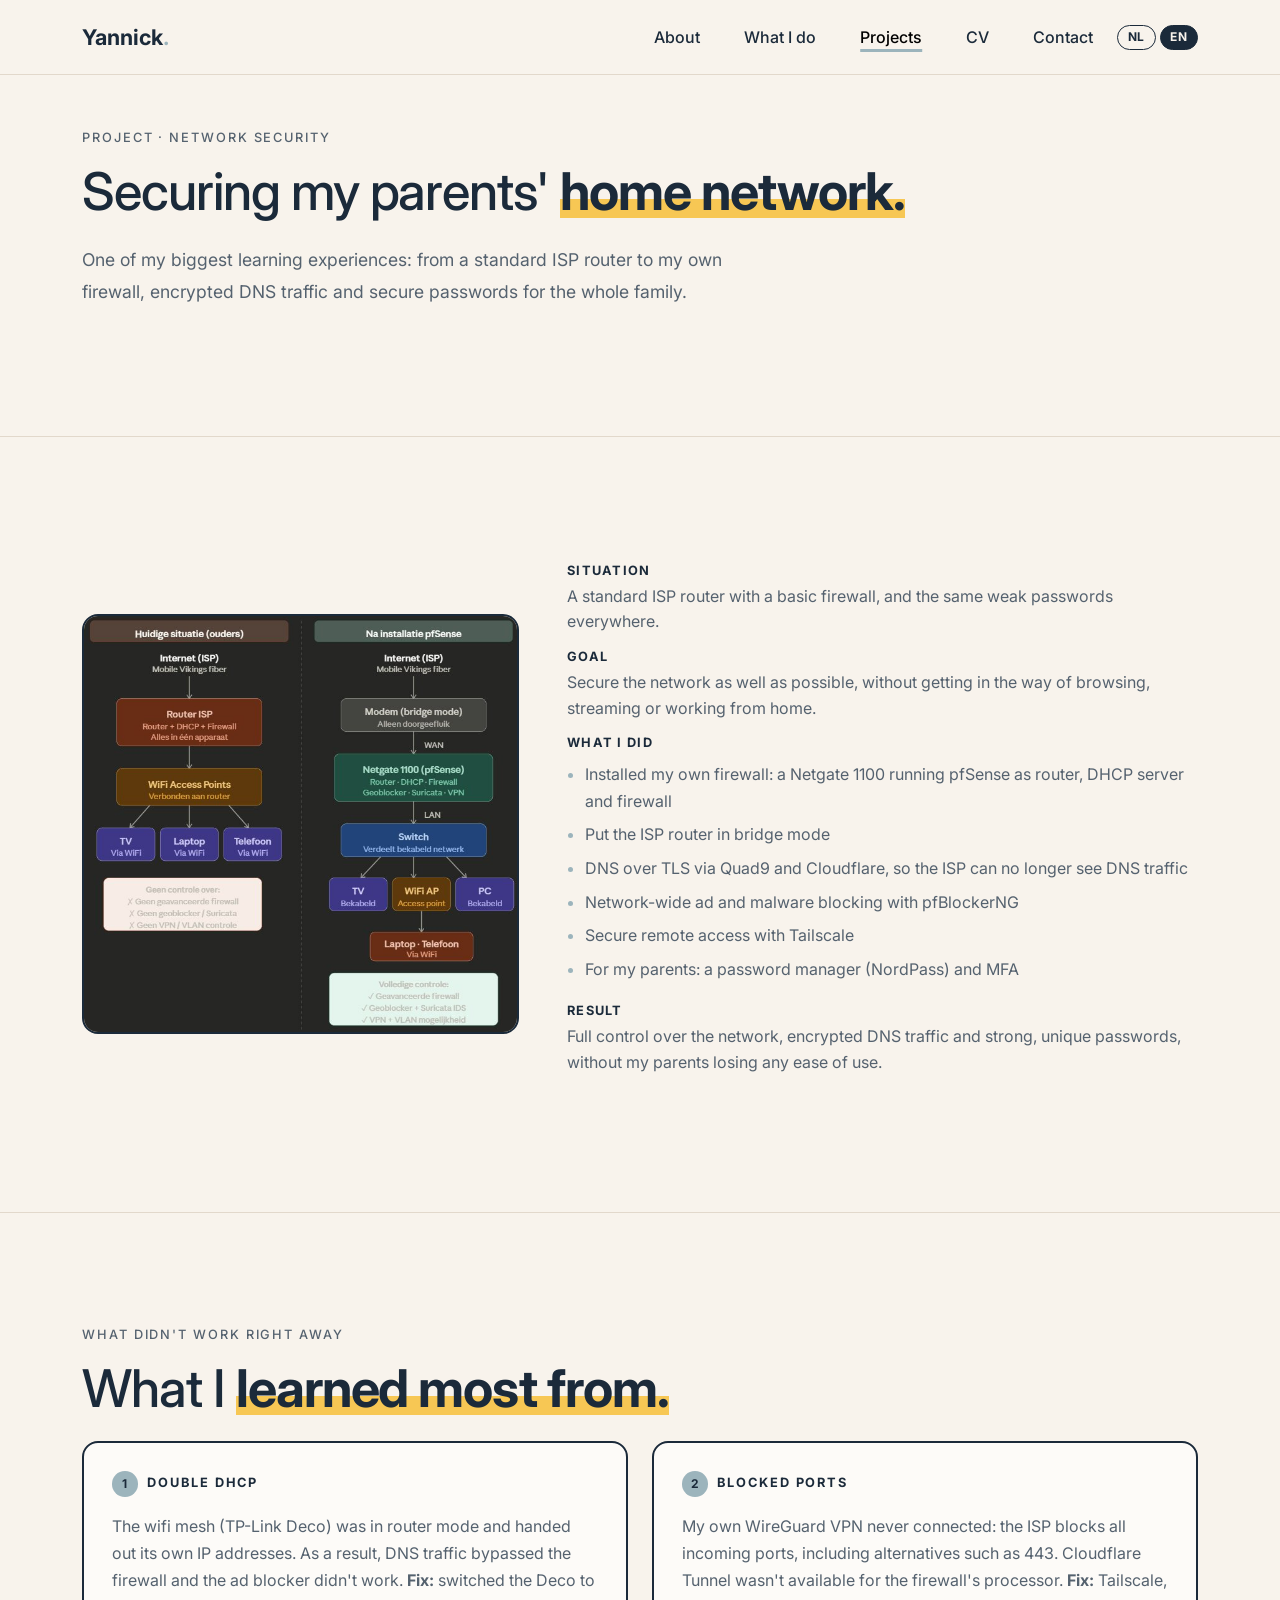
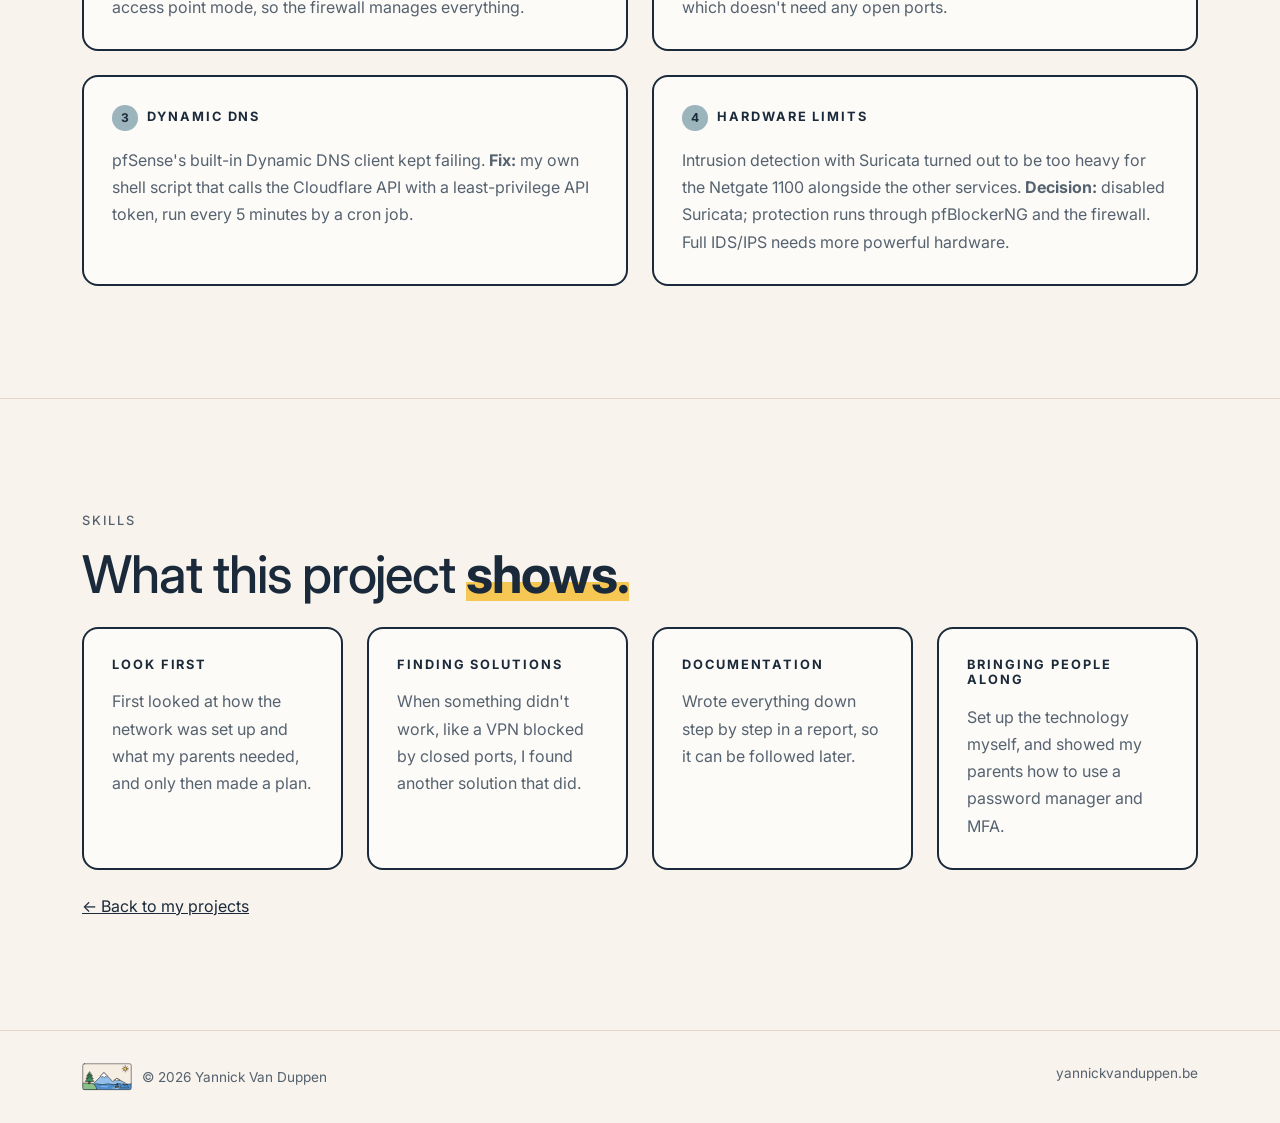
<file: thuisnetwerk.html>
<!DOCTYPE html>
<html lang="nl">
<head>
    <meta charset="UTF-8">
    <meta name="viewport" content="width=device-width, initial-scale=1.0">
    <title data-nl="Thuisnetwerk beveiligen | Yannick Van Duppen" data-en="Securing a home network | Yannick Van Duppen">Thuisnetwerk beveiligen | Yannick Van Duppen</title>
    <meta name="description" content="Project van Yannick Van Duppen: het thuisnetwerk van zijn ouders beveiligen met pfSense, DNS over TLS, pfBlockerNG, Tailscale, een wachtwoordmanager en MFA." data-nl="Project van Yannick Van Duppen: het thuisnetwerk van zijn ouders beveiligen met pfSense, DNS over TLS, pfBlockerNG, Tailscale, een wachtwoordmanager en MFA." data-en="Project by Yannick Van Duppen: securing his parents' home network with pfSense, DNS over TLS, pfBlockerNG, Tailscale, a password manager and MFA.">
    <!-- Voorvertoning bij het delen van een link (LinkedIn, WhatsApp, ...) -->
    <meta property="og:type" content="website">
    <meta property="og:site_name" content="Yannick Van Duppen">
    <meta property="og:locale" content="nl_BE">
    <meta property="og:title" content="Thuisnetwerk beveiligen | Yannick Van Duppen">
    <meta property="og:description" content="Project van Yannick Van Duppen: het thuisnetwerk van zijn ouders beveiligen met pfSense, DNS over TLS, pfBlockerNG, Tailscale, een wachtwoordmanager en MFA.">
    <meta property="og:url" content="https://yannickvanduppen.be/thuisnetwerk.html">
    <meta property="og:image" content="https://yannickvanduppen.be/img/og-image.jpg">
    <meta property="og:image:width" content="1200">
    <meta property="og:image:height" content="630">
    <meta property="og:image:alt" content="Yannick Van Duppen, software consultant / functioneel analist">
    <meta name="twitter:card" content="summary_large_image">
    <link rel="icon" href="data:image/svg+xml,%3Csvg xmlns='http://www.w3.org/2000/svg' viewBox='0 0 64 64'%3E%3Cg stroke='%23111' stroke-width='5' stroke-linecap='round'%3E%3Cpath d='M32 4v8M32 52v8M4 32h8M52 32h8M12 12l6 6M46 46l6 6M52 12l-6 6M18 46l-6 6'/%3E%3Ccircle cx='32' cy='32' r='14' fill='%23F9C846'/%3E%3C/g%3E%3C/svg%3E">

    <!-- Taal kiezen voor de pagina getekend wordt -->
    <script src="taal.js?v=1"></script>

    <!-- Lettertype -->
    <link rel="preconnect" href="https://fonts.googleapis.com">
    <link rel="preconnect" href="https://fonts.gstatic.com" crossorigin>
    <link href="https://fonts.googleapis.com/css2?family=Inter:wght@400;500;700&display=swap" rel="stylesheet">

    <!-- Bootstrap, daarna eigen stijlen (zodat die voorrang krijgen) -->
    <link href="https://cdn.jsdelivr.net/npm/bootstrap@5.3.3/dist/css/bootstrap.min.css" rel="stylesheet">
    <link href="style.css?v=32" rel="stylesheet">
</head>
<body>

    <!--
        Eigen project (oorspronkelijk voor het vak Cybersecurity).
        Bron: Cybersecurity_Project_Yannick_Van_Duppen.pdf (48 p.).
        Geen publieke IP-adressen, tokens of andere gevoelige details uit het verslag op deze pagina zetten.
    -->

    <!-- Navigatie -->
    <nav class="navbar navbar-expand-lg fixed-top">
        <div class="container">
            <a class="navbar-brand" href="index.html">Yannick<span>.</span></a>
            <div class="taal-keuze ms-auto ms-lg-3 me-2 me-lg-0 order-lg-last" role="group" aria-label="Taal / Language">
                <button class="taal-knop" type="button" data-taal="nl" aria-pressed="true">NL</button>
                <button class="taal-knop" type="button" data-taal="en" aria-pressed="false">EN</button>
            </div>
            <button class="navbar-toggler" type="button" data-bs-toggle="collapse" data-bs-target="#menu" aria-controls="menu" aria-expanded="false" aria-label="Menu">
                <span class="navbar-toggler-icon"></span>
            </button>
            <div class="collapse navbar-collapse" id="menu">
                <ul class="navbar-nav ms-auto">
                    <li class="nav-item"><a class="nav-link" href="index.html#wie"><span class="nl">Over mij</span><span class="en">About</span></a></li>
                    <li class="nav-item"><a class="nav-link" href="index.html#vaardigheden"><span class="nl">Wat ik doe</span><span class="en">What I do</span></a></li>
                    <li class="nav-item"><a class="nav-link active" aria-current="page" href="index.html#projecten"><span class="nl">Projecten</span><span class="en">Projects</span></a></li>
                    <li class="nav-item"><a class="nav-link" href="cv.html">CV</a></li>
                    <li class="nav-item"><a class="nav-link" href="index.html#contact">Contact</a></li>
                </ul>
            </div>
        </div>
    </nav>

    <main>
        <!-- Kop -->
        <header class="section project-kop">
            <div class="container">
                <p class="section-label"><span class="nl">Project · Netwerkbeveiliging</span><span class="en">Project · Network security</span></p>
                <h1 class="section-title">
                    <span class="nl">Het thuisnetwerk van mijn ouders <strong>beveiligen.</strong></span>
                    <span class="en">Securing my parents' <strong>home network.</strong></span>
                </h1>
                <p class="lead-text">
                    <span class="nl">Een van mijn grootste leerscholen: van een standaard router van de provider naar een eigen firewall, versleuteld DNS-verkeer en veilige wachtwoorden voor het hele gezin.</span>
                    <span class="en">One of my biggest learning experiences: from a standard ISP router to my own firewall, encrypted DNS traffic and secure passwords for the whole family.</span>
                </p>
            </div>
        </header>

        <!-- Situatie, aanpak en resultaat -->
        <section class="section">
            <div class="container">
                <div class="row g-5 align-items-center">
                    <div class="col-12 col-lg-5">
                        <img class="bewijs-img" src="img/bewijs-thuisnetwerk.jpg" width="695" height="668" loading="lazy"
                             alt="Netwerkschema voor en na: eerst één router van de provider met wifi, daarna modem in bridge mode, Netgate 1100 met pfSense als firewall, een switch en wifi-access points."
                             data-alt-nl="Netwerkschema voor en na: eerst één router van de provider met wifi, daarna modem in bridge mode, Netgate 1100 met pfSense als firewall, een switch en wifi-access points."
                             data-alt-en="Network diagram before and after: first a single ISP router with wifi, then a modem in bridge mode, a Netgate 1100 running pfSense as firewall, a switch and wifi access points.">
                    </div>
                    <div class="col-12 col-lg-7">
                        <dl class="bewijs-info">
                            <dt><span class="nl">Situatie</span><span class="en">Situation</span></dt>
                            <dd><span class="nl">Een standaard router van de provider met een basisfirewall, en overal dezelfde, zwakke wachtwoorden.</span><span class="en">A standard ISP router with a basic firewall, and the same weak passwords everywhere.</span></dd>
                            <dt><span class="nl">Doel</span><span class="en">Goal</span></dt>
                            <dd><span class="nl">Het netwerk zo goed mogelijk beveiligen, zonder dat surfen, streamen of thuiswerken er hinder van ondervinden.</span><span class="en">Secure the network as well as possible, without getting in the way of browsing, streaming or working from home.</span></dd>
                            <dt><span class="nl">Wat ik deed</span><span class="en">What I did</span></dt>
                            <dd>
                                <ul class="kaart-lijst mt-1 nl">
                                    <li>Eigen firewall geplaatst: Netgate 1100 met pfSense, als router, DHCP-server en firewall</li>
                                    <li>De router van de provider in bridge mode gezet</li>
                                    <li>DNS over TLS via Quad9 en Cloudflare, zodat de provider geen DNS-verkeer meer ziet</li>
                                    <li>Netwerkbrede ad- en malwareblokkering met pfBlockerNG</li>
                                    <li>Veilige toegang op afstand met Tailscale</li>
                                    <li>Voor mijn ouders: een wachtwoordmanager (NordPass) en MFA</li>
                                </ul>
                                <ul class="kaart-lijst mt-1 en">
                                    <li>Installed my own firewall: a Netgate 1100 running pfSense as router, DHCP server and firewall</li>
                                    <li>Put the ISP router in bridge mode</li>
                                    <li>DNS over TLS via Quad9 and Cloudflare, so the ISP can no longer see DNS traffic</li>
                                    <li>Network-wide ad and malware blocking with pfBlockerNG</li>
                                    <li>Secure remote access with Tailscale</li>
                                    <li>For my parents: a password manager (NordPass) and MFA</li>
                                </ul>
                            </dd>
                            <dt><span class="nl">Resultaat</span><span class="en">Result</span></dt>
                            <dd><span class="nl">Volledige controle over het netwerk, versleuteld DNS-verkeer en sterke, unieke wachtwoorden, zonder dat mijn ouders aan gebruiksgemak inleveren.</span><span class="en">Full control over the network, encrypted DNS traffic and strong, unique passwords, without my parents losing any ease of use.</span></dd>
                        </dl>
                    </div>
                </div>
            </div>
        </section>

        <!-- De grootste leerschool -->
        <section class="section">
            <div class="container">
                <p class="section-label"><span class="nl">Wat niet meteen lukte</span><span class="en">What didn't work right away</span></p>
                <h2 class="section-title"><span class="nl">Mijn grootste</span><span class="en">What I</span> <strong><span class="nl">leerschool.</span><span class="en">learned most from.</span></strong></h2>

                <div class="row g-4">
                    <div class="col-12 col-md-6">
                        <div class="kaart h-100">
                            <h3 class="kaart-titel"><span class="kaart-num">1</span><span class="nl">Dubbele DHCP</span><span class="en">Double DHCP</span></h3>
                            <p class="mb-0 nl">De wifi-mesh (TP-Link Deco) stond in routermodus en deelde zelf IP-adressen uit. Daardoor liep het DNS-verkeer niet via de firewall en werkte de adblocker niet. <strong>Oplossing:</strong> de Deco in access-pointmodus, zodat de firewall alles beheert.</p>
                            <p class="mb-0 en">The wifi mesh (TP-Link Deco) was in router mode and handed out its own IP addresses. As a result, DNS traffic bypassed the firewall and the ad blocker didn't work. <strong>Fix:</strong> switched the Deco to access point mode, so the firewall manages everything.</p>
                        </div>
                    </div>
                    <div class="col-12 col-md-6">
                        <div class="kaart h-100">
                            <h3 class="kaart-titel"><span class="kaart-num">2</span><span class="nl">Geblokkeerde poorten</span><span class="en">Blocked ports</span></h3>
                            <p class="mb-0 nl">Een eigen WireGuard-VPN kwam nooit tot stand: de provider blokkeert alle inkomende poorten, ook alternatieven zoals 443. Een Cloudflare Tunnel bestond niet voor de processor van de firewall. <strong>Oplossing:</strong> Tailscale, dat geen open poorten nodig heeft.</p>
                            <p class="mb-0 en">My own WireGuard VPN never connected: the ISP blocks all incoming ports, including alternatives such as 443. Cloudflare Tunnel wasn't available for the firewall's processor. <strong>Fix:</strong> Tailscale, which doesn't need any open ports.</p>
                        </div>
                    </div>
                    <div class="col-12 col-md-6">
                        <div class="kaart h-100">
                            <h3 class="kaart-titel"><span class="kaart-num">3</span>Dynamic DNS</h3>
                            <p class="mb-0 nl">De ingebouwde Dynamic DNS-client van pfSense bleef falen. <strong>Oplossing:</strong> een eigen shellscript dat de Cloudflare API aanspreekt met een API-token met minimale rechten, elke 5 minuten uitgevoerd via een cronjob.</p>
                            <p class="mb-0 en">pfSense's built-in Dynamic DNS client kept failing. <strong>Fix:</strong> my own shell script that calls the Cloudflare API with a least-privilege API token, run every 5 minutes by a cron job.</p>
                        </div>
                    </div>
                    <div class="col-12 col-md-6">
                        <div class="kaart h-100">
                            <h3 class="kaart-titel"><span class="kaart-num">4</span><span class="nl">Hardwaregrenzen</span><span class="en">Hardware limits</span></h3>
                            <p class="mb-0 nl">Inbraakdetectie met Suricata bleek op termijn te zwaar voor de Netgate 1100, naast de andere diensten. <strong>Keuze:</strong> Suricata uitgeschakeld; de bescherming loopt via pfBlockerNG en de firewall. Voor volledige IDS/IPS is zwaardere hardware nodig.</p>
                            <p class="mb-0 en">Intrusion detection with Suricata turned out to be too heavy for the Netgate 1100 alongside the other services. <strong>Decision:</strong> disabled Suricata; protection runs through pfBlockerNG and the firewall. Full IDS/IPS needs more powerful hardware.</p>
                        </div>
                    </div>
                </div>
            </div>
        </section>

        <!-- Wat dit project aantoont -->
        <section class="section">
            <div class="container">
                <p class="section-label"><span class="nl">Vaardigheden</span><span class="en">Skills</span></p>
                <h2 class="section-title"><span class="nl">Wat dit project</span><span class="en">What this project</span> <strong><span class="nl">aantoont.</span><span class="en">shows.</span></strong></h2>

                <div class="row g-4">
                    <div class="col-12 col-md-6 col-lg-3">
                        <div class="kaart h-100">
                            <h3 class="kaart-titel"><span class="nl">Eerst kijken</span><span class="en">Look first</span></h3>
                            <p class="mb-0"><span class="nl">Eerst bekeken hoe het netwerk eruitzag en wat mijn ouders nodig hadden, en pas dan een plan gemaakt.</span><span class="en">First looked at how the network was set up and what my parents needed, and only then made a plan.</span></p>
                        </div>
                    </div>
                    <div class="col-12 col-md-6 col-lg-3">
                        <div class="kaart h-100">
                            <h3 class="kaart-titel"><span class="nl">Oplossingen zoeken</span><span class="en">Finding solutions</span></h3>
                            <p class="mb-0"><span class="nl">Als iets niet lukte, zoals een VPN door geblokkeerde poorten, zocht ik een andere oplossing die wel werkte.</span><span class="en">When something didn't work, like a VPN blocked by closed ports, I found another solution that did.</span></p>
                        </div>
                    </div>
                    <div class="col-12 col-md-6 col-lg-3">
                        <div class="kaart h-100">
                            <h3 class="kaart-titel"><span class="nl">Documentatie</span><span class="en">Documentation</span></h3>
                            <p class="mb-0"><span class="nl">Alles stap voor stap opgeschreven in een verslag, zodat het later na te volgen is.</span><span class="en">Wrote everything down step by step in a report, so it can be followed later.</span></p>
                        </div>
                    </div>
                    <div class="col-12 col-md-6 col-lg-3">
                        <div class="kaart h-100">
                            <h3 class="kaart-titel"><span class="nl">Mensen meenemen</span><span class="en">Bringing people along</span></h3>
                            <p class="mb-0"><span class="nl">De techniek zelf opgezet, en mijn ouders uitgelegd hoe ze een wachtwoordmanager en MFA gebruiken.</span><span class="en">Set up the technology myself, and showed my parents how to use a password manager and MFA.</span></p>
                        </div>
                    </div>
                </div>

                <p class="mt-4 mb-0"><a class="link-arrow" href="index.html#projecten"><span aria-hidden="true">←</span> <span class="nl">Terug naar mijn projecten</span><span class="en">Back to my projects</span></a></p>
            </div>
        </section>
    </main>

    <footer class="footer">
        <div class="container d-flex flex-wrap justify-content-between gap-2">
            <span class="footer-merk"><img class="footer-logo" src="img/logo.svg" width="780" height="435" alt="" aria-hidden="true"> © 2026 Yannick Van Duppen</span>
            <span>yannickvanduppen.be</span>
        </div>
    </footer>

    <script src="https://cdn.jsdelivr.net/npm/bootstrap@5.3.3/dist/js/bootstrap.bundle.min.js"></script>
    <script src="presentatie.js?v=7"></script>
</body>
</html>
</file>
<file: style.css>
/* ===== Kleuren en basis ===== */
:root {
    --bg: #f8f3ec;        /* licht warm beige */
    --surface: #fdfbf8;   /* iets lichter, voor kaarten */
    --ink: #1b2a3a;       /* donkerblauw */
    --muted: #55626f;
    --line: #1b2a3a;
    --line-soft: #e2d8cb;
    --primary: #9cb4bc;   /* hoofdkleur: grijsblauw */
    --primary-soft: #fdfbf8;
    --accent: #f7c754;    /* accent: geel (markeerstrepen in titels) */
    --font: 'Inter', system-ui, sans-serif;
}

html {
    scroll-behavior: smooth;
    scroll-padding-top: 5rem;
}

body {
    font-family: var(--font);
    background: var(--bg);
    color: var(--ink);
    -webkit-font-smoothing: antialiased;
}

a {
    color: var(--ink);
}

/* ===== Navigatie ===== */
.navbar {
    background: var(--bg);
    border-bottom: 1px solid var(--line-soft);
    padding: 1rem 0;
}

.navbar-brand {
    font-weight: 700;
    font-size: 1.35rem;
    color: var(--ink);
}

.navbar-brand span {
    color: var(--primary);
}

.navbar-toggler {
    border: none;
    padding: 0.25rem;
}

.navbar-toggler:focus {
    box-shadow: none;
}

.nav-link {
    color: var(--ink);
    font-weight: 500;
    padding: 0.75rem 0;
}

.nav-link:hover,
.nav-link:focus {
    color: var(--muted);
}

/* ===== Hero ===== */
.hero {
    min-height: 100vh;
    min-height: 100svh;
    display: flex;
    align-items: center;
    padding: 7rem 0 4rem;
}

.hero-title {
    font-size: clamp(2.6rem, 10vw, 4.5rem);
    font-weight: 700;
    line-height: 1.05;
    letter-spacing: -0.03em;
    margin: 0.75rem 0 1.5rem;
}

.hero-title span {
    display: block;
    font-size: 0.5em;
    font-weight: 500;
    letter-spacing: -0.01em;
    margin-top: 0.5rem;
}

.hero-lead {
    max-width: 30rem;
    font-size: 1.15rem;
    line-height: 1.6;
    margin-bottom: 2rem;
}

.hero-visual {
    border: 2px solid var(--line);
    border-radius: 1rem;
    background: var(--primary-soft);
    padding: 2rem 1.5rem;
}

.hero-visual svg {
    display: block;
    width: 100%;
    height: auto;
}

.hero-visual .lines line {
    stroke: var(--ink);
    stroke-width: 2;
}

.hero-visual .node-main {
    fill: var(--ink);
}

.hero-visual .node,
.hero-visual .node-small {
    stroke: var(--ink);
    stroke-width: 2;
}

.hero-visual .node {
    fill: var(--primary);
}

.hero-visual .node-small {
    fill: var(--primary);
}

/* ===== Knoppen ===== */
.btn-pill {
    display: inline-flex;
    align-items: center;
    padding: 0.7rem 1.5rem;
    border: 2px solid var(--line);
    border-radius: 999px;
    background: transparent;
    color: var(--ink);
    font-weight: 500;
    text-decoration: none;
    transition: background 0.2s, color 0.2s;
}

.btn-pill:hover {
    background: var(--ink);
    color: var(--bg);
}

.btn-pill-dark {
    background: var(--ink);
    color: var(--bg);
}

.btn-pill-dark:hover {
    background: transparent;
    color: var(--ink);
}

/* ===== Secties ===== */
.section {
    padding: 5rem 0;
    border-top: 1px solid var(--line-soft);
}

.section-label {
    font-size: 0.8rem;
    font-weight: 500;
    letter-spacing: 0.15em;
    text-transform: uppercase;
    color: var(--muted);
}

.section-title {
    font-size: clamp(2rem, 6vw, 3.25rem);
    font-weight: 500;
    line-height: 1.1;
    letter-spacing: -0.02em;
    margin-bottom: 1.5rem;
}

.section-title strong,
.contact-title strong {
    font-weight: 700;
    /* gele markeerstift-streep onder het woord */
    background: linear-gradient(transparent 62%, var(--accent) 62%, var(--accent) 92%, transparent 92%);
}

/* Blauwe veeg in plaats van geel (titel BlueIT): lichtere tint van hun merkkleur, zelfde vorm als de gele.
   Gekozen door Yannick; het donkere merkblauw #03215e maakte de letters onleesbaar. */
.section-title strong.streep-blauw {
    background: linear-gradient(transparent 62%, #6f8fd8 62%, #6f8fd8 92%, transparent 92%);
}
.lead-text {
    font-size: 1.1rem;
    line-height: 1.8;
    color: var(--muted);
    max-width: 40rem;
}

.text-muted-custom {
    color: var(--muted);
}

/* ===== Projecten ===== */
.project {
    height: 100%;
    padding: 1.75rem;
    border: 2px solid var(--line);
    border-radius: 1rem;
    background: var(--surface);
    transition: transform 0.25s, box-shadow 0.25s;
}

.project:hover {
    box-shadow: 6px 6px 0 var(--primary);
}

.project-num {
    display: inline-block;
    font-size: 0.8rem;
    font-weight: 700;
    padding: 0.2rem 0.6rem;
    border-radius: 999px;
    background: var(--primary);
    margin-bottom: 2rem;
}

.project h3 {
    font-size: 1.35rem;
    font-weight: 700;
    margin-bottom: 0.75rem;
}

.project p {
    color: var(--muted);
    line-height: 1.7;
}

.tags {
    display: flex;
    flex-wrap: wrap;
    gap: 0.5rem;
    list-style: none;
    padding: 0;
    margin: 1.5rem 0 0;
}

.tags li {
    padding: 0.25rem 0.8rem;
    border: 1.5px solid var(--line);
    border-radius: 999px;
    font-size: 0.8rem;
    font-weight: 500;
}

/* ===== Skills ===== */
.skill {
    display: grid;
    gap: 0.5rem;
    padding: 2rem 0;
    border-top: 2px solid var(--line);
}

.skill h3 {
    font-size: clamp(1.75rem, 5vw, 2.75rem);
    font-weight: 700;
    letter-spacing: -0.02em;
    margin: 0;
}

.skill p {
    color: var(--muted);
    line-height: 1.7;
    margin: 0;
    max-width: 36rem;
}

/* ===== Contact ===== */
.contact-title {
    font-size: clamp(2.2rem, 8vw, 4.5rem);
    font-weight: 500;
    line-height: 1.05;
    letter-spacing: -0.03em;
    margin: 1rem 0 1.5rem;
}

.contact-mail {
    margin-top: 2rem;
    color: var(--muted);
    overflow-wrap: anywhere;
}

/* ===== CV-pagina ===== */
.nav-link.active {
    text-decoration: underline;
    text-decoration-color: var(--primary);
    text-decoration-thickness: 3px;
    text-underline-offset: 6px;
}

.cv-header {
    padding: 8rem 0 4rem;
}

.cv-photo {
    width: 140px;
    height: 140px;
    border-radius: 50%;
    border: 2px solid var(--line);
    object-fit: cover;
}

.cv-name {
    font-size: clamp(2.2rem, 8vw, 4rem);
    font-weight: 700;
    letter-spacing: -0.03em;
    line-height: 1.05;
    margin: 0.5rem 0;
}

.cv-role {
    font-size: 1.15rem;
    color: var(--muted);
    margin-bottom: 1.5rem;
}

button.btn-pill {
    cursor: pointer;
}

.cv-heading {
    font-size: 1.75rem;
    font-weight: 700;
    letter-spacing: -0.02em;
    padding-bottom: 1rem;
    border-bottom: 2px solid var(--line);
    margin-bottom: 0;
}

.cv-item {
    padding: 1.75rem 0;
    border-bottom: 1px solid var(--line-soft);
}

.cv-item h3 {
    font-size: 1.25rem;
    font-weight: 700;
    margin: 0;
}

.cv-meta {
    display: flex;
    flex-wrap: wrap;
    gap: 0.25rem 1rem;
    font-size: 0.85rem;
    color: var(--muted);
    margin-bottom: 0.5rem;
}

.cv-date {
    font-weight: 700;
    color: var(--ink);
}

.cv-status {
    padding: 0.1rem 0.6rem;
    border: 1.5px solid var(--line);
    border-radius: 999px;
    background: var(--primary);
    font-weight: 700;
    color: var(--ink);
}

.tags:empty {
    display: none;
}

.cv-org {
    font-weight: 500;
    color: var(--muted);
    margin: 0.15rem 0 0;
}

.cv-item ul {
    margin: 1rem 0 0;
    padding-left: 1.1rem;
    color: var(--muted);
    line-height: 1.7;
}

.cv-item li::marker {
    color: var(--primary);
}

.cv-note {
    margin: 0.75rem 0 0;
    font-size: 0.9rem;
    color: var(--muted);
}

.cv-side {
    padding: 1.5rem;
    border: 2px solid var(--line);
    border-radius: 1rem;
    background: var(--surface);
    margin-bottom: 1.25rem;
}

.cv-side-heading {
    font-size: 0.8rem;
    font-weight: 700;
    letter-spacing: 0.15em;
    text-transform: uppercase;
    margin-bottom: 1rem;
}

.cv-side .tags {
    margin-top: 0;
}

.cv-langs {
    margin: 0;
}

.cv-langs div {
    display: flex;
    justify-content: space-between;
    padding: 0.4rem 0;
    border-bottom: 1px solid var(--line-soft);
}

.cv-langs div:last-child {
    border-bottom: none;
}

.cv-langs dt {
    font-weight: 500;
}

.cv-langs dd {
    margin: 0;
    color: var(--muted);
}

/* ===== Tijdlijn (cv-pagina) ===== */
.journey-stats {
    display: flex;
    gap: 2.5rem;
}

.journey-number {
    display: block;
    font-size: clamp(2.5rem, 8vw, 3.5rem);
    font-weight: 700;
    letter-spacing: -0.03em;
    line-height: 1;
}

.journey-caption {
    font-size: 0.9rem;
    color: var(--muted);
}

/* Op gsm: verticale tijdlijn */
.journey {
    list-style: none;
    margin: 0;
    padding: 0 0 0 1.75rem;
    border-left: 2px solid var(--line);
}

.journey-item {
    position: relative;
    padding-bottom: 2rem;
}

.journey-item:last-child {
    padding-bottom: 0;
}

/* Bolletje op de lijn: hol = buiten IT, gevuld = IT */
.journey-item::before {
    content: "";
    position: absolute;
    left: calc(-1.75rem - 9px);
    top: 0.1rem;
    width: 16px;
    height: 16px;
    border-radius: 50%;
    border: 2px solid var(--line);
    background: var(--bg);
}

.journey-item.is-it::before {
    background: var(--primary);
}

.journey-item.is-now::before {
    background: var(--ink);
    box-shadow: 0 0 0 5px var(--primary);
}

.journey-year {
    display: block;
    font-size: 0.85rem;
    font-weight: 700;
    letter-spacing: 0.05em;
    margin-bottom: 0.35rem;
}

.journey-item h3 {
    font-size: 1.1rem;
    font-weight: 700;
    margin: 0 0 0.25rem;
}

.journey-item p {
    font-size: 0.95rem;
    color: var(--muted);
    margin: 0;
}

/* Gedeelte buiten IT iets zachter */
.journey-item:not(.is-it) h3,
.journey-item:not(.is-it) .journey-year {
    color: var(--muted);
}

/* Op desktop: horizontale tijdlijn */
@media (min-width: 992px) {
    .journey {
        display: grid;
        grid-template-columns: repeat(6, 1fr);
        gap: 1.5rem;
        padding: 2.25rem 0 0;
        border-left: none;
        border-top: 2px solid var(--line);
    }

    .journey-item {
        padding-bottom: 0;
    }

    .journey-item::before {
        left: 0;
        top: calc(-2.25rem - 9px);
    }
}

@media (min-width: 768px) {
    .cv-photo {
        width: 180px;
        height: 180px;
    }
}

/* Afdrukken / opslaan als PDF */
@media print {
    .navbar,
    .footer,
    .cv-header .btn-pill {
        display: none !important;
    }

    body {
        background: #fff;
    }

    .cv-header {
        padding: 0 0 1.5rem;
    }

    .section {
        padding: 0;
        border: none;
    }

    .cv-item {
        break-inside: avoid;
    }
}

/* ===== Footer ===== */
.footer {
    padding: 2rem 0;
    border-top: 1px solid var(--line-soft);
    font-size: 0.85rem;
    color: var(--muted);
}

/* ===== Grotere schermen (tablet en desktop) ===== */
/* Menu naast elkaar vanaf 992px (navbar-expand-lg) */
@media (min-width: 992px) {
    .navbar-nav {
        gap: 1.75rem;
    }

    .nav-link {
        padding: 0.5rem 0;
    }
}

@media (min-width: 768px) {
    .section {
        padding: 7rem 0;
    }

    .skill {
        grid-template-columns: 1fr 2fr;
        align-items: center;
    }
}

@media (min-width: 992px) {
    .hero-visual {
        padding: 3rem 2.5rem;
    }
}

/* ===== Presentatiemodus (toets P) ===== */
.presentatie-label {
    position: fixed;
    right: 1.5rem;
    bottom: 1.5rem;
    z-index: 2000;
    padding: 0.6rem 1.2rem;
    border-radius: 999px;
    background: var(--ink);
    color: var(--bg);
    font-weight: 500;
    font-size: 0.9rem;
    opacity: 0;
    pointer-events: none;
    transition: opacity 0.3s;
}

.presentatie-label.zichtbaar {
    opacity: 1;
}

/* Grotere muisaanwijzer, zodat de jury goed ziet waar je wijst */
body.presentatie,
body.presentatie a,
body.presentatie button {
    cursor: url("data:image/svg+xml,%3Csvg xmlns='http://www.w3.org/2000/svg' width='40' height='40' viewBox='0 0 40 40'%3E%3Ccircle cx='20' cy='20' r='14' fill='%23f7c754' fill-opacity='0.55' stroke='%231b2a3a' stroke-width='3'/%3E%3C/svg%3E") 20 20, auto;
}

/* In presentatiemodus: geen menubalk, elke slide precies één scherm */
body.presentatie .navbar {
    display: none;
}

body.presentatie .slide {
    min-height: 100vh;
    min-height: 100svh;
    display: flex;
    flex-direction: column;
    justify-content: center;
    padding: 3rem 0;
}

body.presentatie .slide > .container {
    width: 100%;
}

/* Voortgangsbalk + teller + timer onderaan (alleen in presentatiemodus) */
.presentatie-hud {
    display: none;
    position: fixed;
    left: 0;
    right: 0;
    bottom: 0;
    z-index: 1999;
    pointer-events: none;
}

body.presentatie .presentatie-hud {
    display: block;
}

.hud-balk {
    height: 4px;
    width: 0;
    background: var(--primary);
    transition: width 0.3s;
}

.hud-info {
    position: absolute;
    left: 1rem;
    bottom: 0.75rem;
    padding: 0.2rem 0.7rem;
    border-radius: 999px;
    background: rgba(248, 243, 236, 0.9);
    font-size: 0.8rem;
    font-weight: 500;
    color: var(--muted);
    font-variant-numeric: tabular-nums;
}

/* ===== Tweetaligheid: alleen de gekozen taal tonen (taal.js zet <html lang>) ===== */
html[lang="nl"] .en,
html[lang="en"] .nl {
    display: none !important;
}

.taal-keuze {
    display: flex;
    gap: 0.25rem;
}

.taal-knop {
    padding: 0.15rem 0.6rem;
    border: 1.5px solid var(--line);
    border-radius: 999px;
    background: transparent;
    color: var(--ink);
    font-size: 0.75rem;
    font-weight: 700;
    letter-spacing: 0.05em;
    cursor: pointer;
    transition: background 0.2s, color 0.2s;
}

.taal-knop[aria-pressed="true"] {
    background: var(--ink);
    color: var(--bg);
}

.taal-knop:focus-visible {
    outline: 2px solid var(--primary);
    outline-offset: 2px;
}

/* ===== Conceptweergave: melding onderaan, alleen lokaal ===== */
.concept-balk {
    position: fixed;
    left: 50%;
    bottom: 1rem;
    z-index: 2001;
    transform: translateX(-50%);
    padding: 0.35rem 1rem;
    border: 1.5px dashed #d9a521;
    border-radius: 999px;
    background: rgba(247, 199, 84, 0.9);
    color: var(--ink);
    font-size: 0.8rem;
    font-weight: 500;
    pointer-events: none;
}

body.presentatie .concept-balk {
    display: none;
}

/* ===== Nog in te vullen (geel gestippeld) — verdwijnt zodra je de class weghaalt ===== */
.invullen {
    background: rgba(247, 199, 84, 0.2);
    outline: 1.5px dashed #d9a521;
    outline-offset: 2px;
    border-radius: 4px;
}

/* ===== Hoofdpagina: presentatie-opbouw ===== */

/* 01 Wie ben ik */
.wie-foto {
    width: 120px;
    height: 120px;
    border-radius: 50%;
    border: 2px solid var(--line);
    object-fit: cover;
}

/* Foto van mij op de titelslide (CV-site) */
.hero-foto {
    display: block;
    width: min(100%, 340px);
    height: auto;
    aspect-ratio: 1 / 1;
    margin: 0 auto;
    object-fit: cover;
    border: 2px solid var(--line);
    border-radius: 50%;
    box-shadow: 10px 10px 0 var(--primary);
}

/* Klein logo in de footer */
.footer-merk {
    display: inline-flex;
    align-items: center;
    gap: 0.6rem;
}

.footer-logo {
    width: auto;
    height: 28px;
}

/* Mijn logo op de titelslide */
.hero-logo {
    display: block;
    width: 100%;
    height: auto;
}

/* "Achter het scherm" / "Buiten het scherm" */
.wereld-label {
    margin-bottom: 0.6rem;
    font-size: 0.75rem;
    font-weight: 700;
    letter-spacing: 0.15em;
    text-transform: uppercase;
    color: var(--muted);
}

/* Hobby's met icoontjes in de stijl van het logo */
.hobbys {
    display: flex;
    flex-wrap: wrap;
    gap: 0.4rem;
    margin: 0;
    padding: 0;
    list-style: none;
}

.hobbys li {
    display: flex;
    align-items: center;
    gap: 0.5rem;
    padding: 0.4rem 0.7rem 0.4rem 0.45rem;
    border: 2px solid var(--line);
    border-radius: 999px;
    background: var(--surface);
    font-weight: 500;
    font-size: 0.9rem;
    white-space: nowrap;
}

.hobbys svg {
    flex-shrink: 0;
    width: 1.75rem;
    height: 1.75rem;
    stroke: #111;
    stroke-width: 2.2;
    stroke-linejoin: round;
    stroke-linecap: round;
}

/* "Hallo, ik ben Yannick." naast de foto */
.wie-titel {
    font-size: clamp(1.9rem, 4vw, 2.6rem);
}

/* Persoonlijke zin op "Wie ben ik?" */
.board-zin {
    font-weight: 700;
    color: var(--ink);
}

/* Korte feiten op "Wie ben ik?" */
.wie-feiten {
    margin: 0;
}

.wie-feiten div {
    display: grid;
    grid-template-columns: 6.5rem 1fr;
    gap: 1rem;
    padding: 0.45rem 0;
    border-bottom: 1px solid var(--line-soft);
}

.wie-feiten dt {
    font-size: 0.75rem;
    font-weight: 700;
    letter-spacing: 0.12em;
    text-transform: uppercase;
    color: var(--muted);
    padding-top: 0.15rem;
}

.wie-feiten dd {
    min-width: 0;
    margin: 0;
    font-weight: 500;
    overflow-wrap: anywhere;
}

/* Voetnoot bij een feit (bv. de bachelor) */
.feit-noot {
    display: block;
    font-size: 0.8rem;
    font-weight: 400;
    color: var(--muted);
}

.stats {
    display: flex;
    flex-wrap: wrap;
    gap: 1.5rem 2.5rem;
    margin: 2rem 0;
}

.stat-number {
    display: block;
    font-size: clamp(2.2rem, 6vw, 3rem);
    font-weight: 700;
    letter-spacing: -0.03em;
    line-height: 1;
}

.stat-caption {
    font-size: 0.9rem;
    color: var(--muted);
}

/* Kaarten (werkplek, opdracht, reflectie) */
.kaart {
    padding: 1.75rem;
    border: 2px solid var(--line);
    border-radius: 1rem;
    background: var(--surface);
}

.kaart p {
    color: var(--muted);
    line-height: 1.7;
}

.kaart-titel {
    font-size: 0.8rem;
    font-weight: 700;
    letter-spacing: 0.15em;
    text-transform: uppercase;
    margin-bottom: 1rem;
}

.kaart-num {
    display: inline-flex;
    align-items: center;
    justify-content: center;
    width: 2rem;
    height: 2rem;
    margin-bottom: 1rem;
    border-radius: 50%;
    background: var(--primary);
    font-weight: 700;
}

/* Nummer in de titel van een kaart, bv. de drie takken van BlueIT */
.kaart-titel .kaart-num {
    width: 1.6rem;
    height: 1.6rem;
    margin: 0 0.6rem 0 0;
    font-size: 0.75rem;
    letter-spacing: 0;
    vertical-align: middle;
}

.kaart-noot {
    margin: 1.25rem 0 0;
    font-size: 0.85rem;
}

.kaart-lijst {
    margin: 0;
    padding-left: 1.1rem;
    color: var(--muted);
    line-height: 1.7;
}

.kaart-lijst li {
    margin-bottom: 0.4rem;
}

.kaart-lijst li::marker {
    color: var(--primary);
}

/* Kringloop van de lifecycle (analyseren → bouwen → testen) */
.cyclus {
    display: block;
    width: 100%;
    max-width: 340px;
    height: auto;
    margin-top: 1.5rem;
    font-family: var(--font);
}

.cyclus .boog {
    fill: none;
    stroke: var(--ink);
    stroke-width: 2;
}

.cyclus .pijlpunt {
    fill: var(--ink);
}

.cyclus .knoop rect {
    stroke: var(--ink);
    stroke-width: 2;
}

.cyclus .knoop-ik rect {
    fill: var(--primary);
}

.cyclus .knoop-dev rect {
    fill: var(--surface);
}

.cyclus .label {
    fill: var(--ink);
    font-size: 15px;
    font-weight: 700;
    text-anchor: middle;
}

.cyclus .sub {
    fill: var(--ink);
    opacity: 0.65;
    font-size: 11px;
    text-anchor: middle;
}

.cyclus .midden {
    fill: var(--muted);
    font-size: 13px;
    font-weight: 500;
    text-anchor: middle;
}

.cyclus .midden-icoon {
    fill: var(--ink);
    font-size: 26px;
    text-anchor: middle;
}

.cyclus .bol {
    fill: var(--accent);
    stroke: var(--ink);
    stroke-width: 2;
}

@media (prefers-reduced-motion: reduce) {
    .cyclus .bol {
        display: none;
    }
}

/* "Wat ik doe": eenvoudige lijst van taken (CV-site) */
.taken {
    margin: 0;
}

.taken div {
    display: grid;
    grid-template-columns: 1fr;
    gap: 0.15rem;
    padding: 0.6rem 0;
    border-bottom: 1px solid var(--line-soft);
}

.taken div:first-child {
    border-top: 2px solid var(--line);
}

.taken dt {
    font-weight: 700;
}

.taken dd {
    margin: 0;
    color: var(--muted);
}

.daarnaast {
    margin: 1.5rem 0 0;
    color: var(--muted);
    line-height: 1.7;
}

.daarnaast strong {
    color: var(--ink);
}

@media (min-width: 768px) {
    .taken div {
        grid-template-columns: 11rem 1fr;
        gap: 1rem;
    }
}

/* Technische basis: brede kaart onder de drie stappen */
.technische-basis {
    background: transparent;
    border-style: dashed;
}

/* Pijlen tussen drie stappen (werkplekopdracht, "Wat ik doe"), vanaf tablet */
@media (min-width: 768px) {
    .opdracht-stappen > div:not(:last-child) .kaart {
        position: relative;
    }

    .opdracht-stappen > div:not(:last-child) .kaart::after {
        content: "→";
        position: absolute;
        top: 50%;
        right: -1.3rem;
        z-index: 1;
        transform: translateY(-50%);
        font-size: 1.4rem;
        font-weight: 700;
        color: var(--ink);
    }
}

.prioritair {
    margin-top: 2rem;
}

/* Rol-labels: genummerd zoals in het rollenwiel */
.rol-badge {
    display: inline-flex;
    align-items: center;
    gap: 0.5rem;
    padding: 0.3rem 0.9rem 0.3rem 0.3rem;
    border: 1.5px solid var(--line);
    border-radius: 999px;
    background: var(--surface);
    color: var(--ink);
    font-size: 0.85rem;
    font-weight: 500;
    text-decoration: none;
    transition: background 0.2s, color 0.2s;
}

.rol-badge b {
    display: inline-flex;
    align-items: center;
    justify-content: center;
    width: 1.6rem;
    height: 1.6rem;
    border-radius: 50%;
    background: var(--primary);
    color: var(--ink);
    font-size: 0.8rem;
}

.rol-badge:hover {
    background: var(--ink);
    color: var(--bg);
}

/* 04 Overzicht van de bewijsstukken + lijst per rol */
.bewijs-overzicht,
.rol-bewijzen {
    display: grid;
    gap: 0.75rem;
    margin: 0;
    padding: 0;
    list-style: none;
}

.bewijs-overzicht a,
.rol-bewijzen a {
    display: flex;
    align-items: center;
    gap: 1rem;
    padding: 1rem 1.25rem;
    border: 2px solid var(--line);
    border-radius: 1rem;
    background: var(--surface);
    font-weight: 500;
    text-decoration: none;
    transition: transform 0.2s, box-shadow 0.2s;
}

.bewijs-overzicht a > span:first-child,
.rol-bewijzen a > span:first-child {
    flex-shrink: 0;
    padding: 0.1rem 0.6rem;
    border-radius: 999px;
    background: var(--primary);
    font-size: 0.8rem;
    font-weight: 700;
}

.bewijs-overzicht a:hover,
.rol-bewijzen a:hover {
    box-shadow: 6px 6px 0 var(--primary);
}

.rol-bewijzen li.invullen {
    padding: 1rem 1.25rem;
    border-radius: 1rem;
    color: var(--muted);
}

/* Eén bewijsstuk */
.bewijs-beeld {
    display: flex;
    align-items: center;
    justify-content: center;
    aspect-ratio: 4 / 3;
    padding: 2rem;
    border-radius: 1rem;
    color: var(--muted);
    font-weight: 500;
    text-align: center;
}

/* Gebruik deze class voor de echte afbeelding: <img class="bewijs-img" ...> */
.bewijs-img {
    width: 100%;
    height: auto;
    border: 2px solid var(--line);
    border-radius: 1rem;
}

.bewijs-num {
    font-size: 0.8rem;
    font-weight: 500;
    letter-spacing: 0.15em;
    text-transform: uppercase;
    color: var(--muted);
}

.bewijs-titel {
    display: inline-block;
    margin: 0.5rem 0 1.25rem;
    font-size: clamp(1.8rem, 5vw, 2.75rem);
    font-weight: 700;
    letter-spacing: -0.02em;
    line-height: 1.1;
}

.bewijs-info {
    margin-bottom: 1.5rem;
}

/* Kop van een projectpagina (bv. thuisnetwerk.html) */
.project-kop {
    padding-top: 8rem;
    border-top: none;
}

/* Foto/schema op een rol-slide (klikbaar naar het project) */
.rol-foto {
    display: block;
    max-width: 340px;
    margin-top: 1.25rem;
    transition: box-shadow 0.2s;
    border-radius: 1rem;
}

.rol-foto:hover {
    box-shadow: 6px 6px 0 var(--primary);
}

/* Verwijzing naar een eigen project bij een rol */
.rol-bewijzen .project-link > span:first-child {
    background: var(--accent);
}

.bewijs-info dt {
    margin-top: 0.75rem;
    font-size: 0.8rem;
    font-weight: 700;
    letter-spacing: 0.1em;
    text-transform: uppercase;
}

.bewijs-info dd {
    display: inline-block;
    margin: 0.25rem 0 0;
    color: var(--muted);
    line-height: 1.6;
}

/* 05 Rollenwiel */
.rollen-wiel {
    display: block;
    width: 100%;
    height: auto;
    font-family: var(--font);
}

/* Geen onderlijning op de rollen (Bootstrap onderlijnt alle links) */
.rollen-wiel a,
.rollen-wiel text {
    text-decoration: none;
}

.wiel-lijnen line {
    stroke: var(--ink);
    stroke-width: 2;
}

.wiel-centrum > circle:first-of-type {
    fill: var(--ink);
    transition: fill 0.2s;
}

.wiel-centrum:hover > circle:first-of-type {
    fill: #2c4258;
}

.wiel-centrum text {
    fill: var(--bg);
    font-size: 26px;
    font-weight: 700;
    text-anchor: middle;
}

.wiel-rol rect {
    fill: var(--surface);
    stroke: var(--ink);
    stroke-width: 2;
    transition: fill 0.2s;
}

.wiel-rol:hover rect,
.wiel-rol:focus rect {
    fill: var(--primary);
}

.wiel-rol text {
    fill: var(--ink);
    font-size: 22px;
    font-weight: 700;
    text-anchor: middle;
}

.rollen-wiel .wiel-nr {
    fill: var(--primary);
    stroke: var(--ink);
    stroke-width: 2;
}

.rollen-wiel .wiel-nr-tekst {
    fill: var(--ink);
    font-size: 20px;
    font-weight: 700;
    text-anchor: middle;
}

/* Eén rol */
.rol-nummer {
    display: inline-flex;
    align-items: center;
    justify-content: center;
    width: 3.5rem;
    height: 3.5rem;
    margin-bottom: 1rem;
    border: 2px solid var(--line);
    border-radius: 50%;
    background: var(--primary);
    font-size: 1.5rem;
    font-weight: 700;
}

.rol-titel {
    margin-bottom: 1rem;
    font-size: clamp(2.2rem, 7vw, 4rem);
    font-weight: 700;
    letter-spacing: -0.03em;
    line-height: 1.05;
}

@media (min-width: 768px) {
    .bewijs-overzicht {
        grid-template-columns: 1fr 1fr;
    }
}

@media (min-width: 992px) {
    .wie-foto {
        width: 150px;
        height: 150px;
    }
}

/* ===== Terminalvenster (tracert / ping) ===== */
.terminal {
    overflow: hidden;
    border: 2px solid var(--line);
    border-radius: 1rem;
    background: var(--ink);
    box-shadow: 8px 8px 0 var(--primary);
}

.terminal-balk {
    display: flex;
    align-items: center;
    gap: 0.4rem;
    padding: 0.7rem 1rem;
    border-bottom: 1px solid rgba(255, 255, 255, 0.12);
}

.terminal-balk > span:not(.terminal-titel) {
    width: 0.75rem;
    height: 0.75rem;
    border-radius: 50%;
    background: rgba(255, 255, 255, 0.25);
}

.terminal-titel {
    margin-left: 0.5rem;
    font-size: 0.75rem;
    color: rgba(255, 255, 255, 0.55);
}

.terminal-body {
    padding: 1.25rem 1.25rem 1.5rem;
    font-family: "Cascadia Code", Consolas, "Courier New", monospace;
    font-size: 0.8rem;
    line-height: 1.7;
    color: #e9e4dc;
}

/* Alleen binnen een regel spaties bewaren (niet de inspringing van de HTML-code) */
.terminal-body > div {
    white-space: pre-wrap;
}

.terminal-body .t-leeg {
    height: 1.7em;
}

.t-prompt {
    color: var(--primary);
}

.t-cmd {
    font-weight: 700;
    color: #ffffff;
}

.t-dim {
    color: rgba(233, 228, 220, 0.6);
}

.t-ok {
    color: var(--accent);
}

/* Eén hop: nummer · jaar · omschrijving */
.t-hop {
    display: grid;
    grid-template-columns: 2.5ch 4.5ch 1fr;
    gap: 1.5ch;
    color: rgba(233, 228, 220, 0.6);
}

.t-hop.t-it {
    color: #e9e4dc;
}

.t-hop > span:nth-child(2) {
    color: var(--primary);
}

.t-hop.t-doel {
    font-weight: 700;
    color: #ffffff;
}

/* What's next: de toekomst, nog niet "bereikt" */
.t-hop.t-next {
    color: #e9e4dc;
}

.t-hop.t-next > span:nth-child(2) {
    color: var(--accent);
}

.t-hop.t-timeout {
    color: rgba(233, 228, 220, 0.45);
}

.t-cursor {
    margin-left: 0.15em;
    color: var(--primary);
    animation: knipper 1s steps(1) infinite;
}

@keyframes knipper {
    50% {
        opacity: 0;
    }
}

.t-hop em {
    font-style: normal;
    font-weight: 400;
    color: var(--accent);
}

@media (min-width: 768px) {
    .terminal-body {
        font-size: 0.9rem;
    }
}

/* ===== Stap voor stap tonen (alleen in presentatiemodus) ===== */
body.presentatie .stap {
    opacity: 0;
    transform: translateY(6px);
    transition: opacity 0.35s, transform 0.35s;
}

body.presentatie .stap.getoond {
    opacity: 1;
    transform: none;
}

/* Minder animatie voor wie dat zo ingesteld heeft */
@media (prefers-reduced-motion: reduce) {
    html {
        scroll-behavior: auto;
    }

    * {
        transition: none !important;
    }
}

/* ===== Loopbaan op "Over mij" (vervangt de tracert op de cv-site) ===== */
.loopbaan {
    margin: 0;
    padding: 0;
    list-style: none;
}

.loopbaan li {
    position: relative;
    display: grid;
    grid-template-columns: 1fr;
    gap: 0.1rem;
    padding: 0 0 1.1rem 1.6rem;
}

/* Verticale lijn */
.loopbaan li::before {
    content: "";
    position: absolute;
    left: 0.4rem;
    top: 0.5rem;
    bottom: -0.5rem;
    width: 2px;
    background: var(--line-soft);
}

.loopbaan li:last-child {
    padding-bottom: 0;
}

.loopbaan li:last-child::before {
    display: none;
}

/* Bolletje: gevuld grijsblauw = IT, hol = buiten IT (zoals de tijdlijn op cv.html) */
.loopbaan li::after {
    content: "";
    position: absolute;
    left: 0;
    top: 0.3rem;
    width: 0.95rem;
    height: 0.95rem;
    border: 2px solid var(--line);
    border-radius: 50%;
    background: var(--surface);
}

.loopbaan li.is-it::after {
    background: var(--primary);
}

.loopbaan li.is-nu::after {
    box-shadow: 0 0 0 4px rgba(156, 180, 188, 0.35);
}

.loopbaan-jaar {
    font-size: 0.8rem;
    font-weight: 700;
    letter-spacing: 0.06em;
    color: var(--muted);
}

.loopbaan strong {
    display: block;
    font-weight: 700;
}

.loopbaan-org {
    display: block;
    color: var(--muted);
}

.loopbaan-noot {
    display: block;
    font-size: 0.8rem;
}

@media (min-width: 576px) {
    .loopbaan li {
        grid-template-columns: 7rem 1fr;
        gap: 1rem;
    }
}

.hobby-regel {
    margin: 1.25rem 0 0;
    color: var(--muted);
}

.hobby-regel strong {
    color: var(--ink);
}
/* ===== Wiel met 6 stappen bij "Wat ik doe" (vervangt de kringloop met 3 knopen) ===== */
.cyclus .stuk path {
    stroke: var(--ink);
    stroke-width: 2;
    stroke-linejoin: round;
}

.cyclus .stuk-ik path {
    fill: var(--primary);
}

.cyclus .stuk-dev path {
    fill: var(--surface);
}

.cyclus .nr {
    fill: var(--ink);
    font-size: 12px;
    font-weight: 700;
    text-anchor: middle;
}

.cyclus .stuk .label {
    font-size: 13.5px;
}

.cyclus .kern {
    fill: var(--surface);
    stroke: var(--ink);
    stroke-width: 2;
}

.cyclus-legende {
    display: flex;
    flex-wrap: wrap;
    gap: 0.4rem 1.25rem;
    max-width: 340px;
    margin: 0.75rem 0 0;
    font-size: 0.85rem;
    color: var(--muted);
}

.cyclus-legende > span {
    display: inline-flex;
    align-items: center;
    gap: 0.45rem;
}

.cyclus-legende i {
    flex-shrink: 0;
    width: 0.9rem;
    height: 0.9rem;
    border: 2px solid var(--ink);
    border-radius: 3px;
}

.cyclus-legende .vol {
    background: var(--primary);
}

.cyclus-legende .hol {
    background: var(--surface);
}
/* In presentatiemodus iets kleiner, zodat "Wat ik doe" op één scherm past */
.presentatie .cyclus {
    max-width: 250px;
    margin-top: 1rem;
}
/* Eindpunt onder het wiel: go-live gebeurt niet elke fase, wel op het einde */
.cyclus-einde {
    display: flex;
    align-items: baseline;
    gap: 0.5rem;
    max-width: 340px;
    margin: 0.75rem 0 0;
    padding: 0.55rem 0.9rem;
    border: 2px solid var(--line);
    border-radius: 1rem;
    background: var(--primary);
    font-size: 0.9rem;
}

.cyclus-einde .pijl {
    font-weight: 700;
}

.cyclus-einde strong {
    font-weight: 700;
}

.presentatie .cyclus-einde {
    margin-top: 0.5rem;
    padding: 0.35rem 0.8rem;
}
</file>
